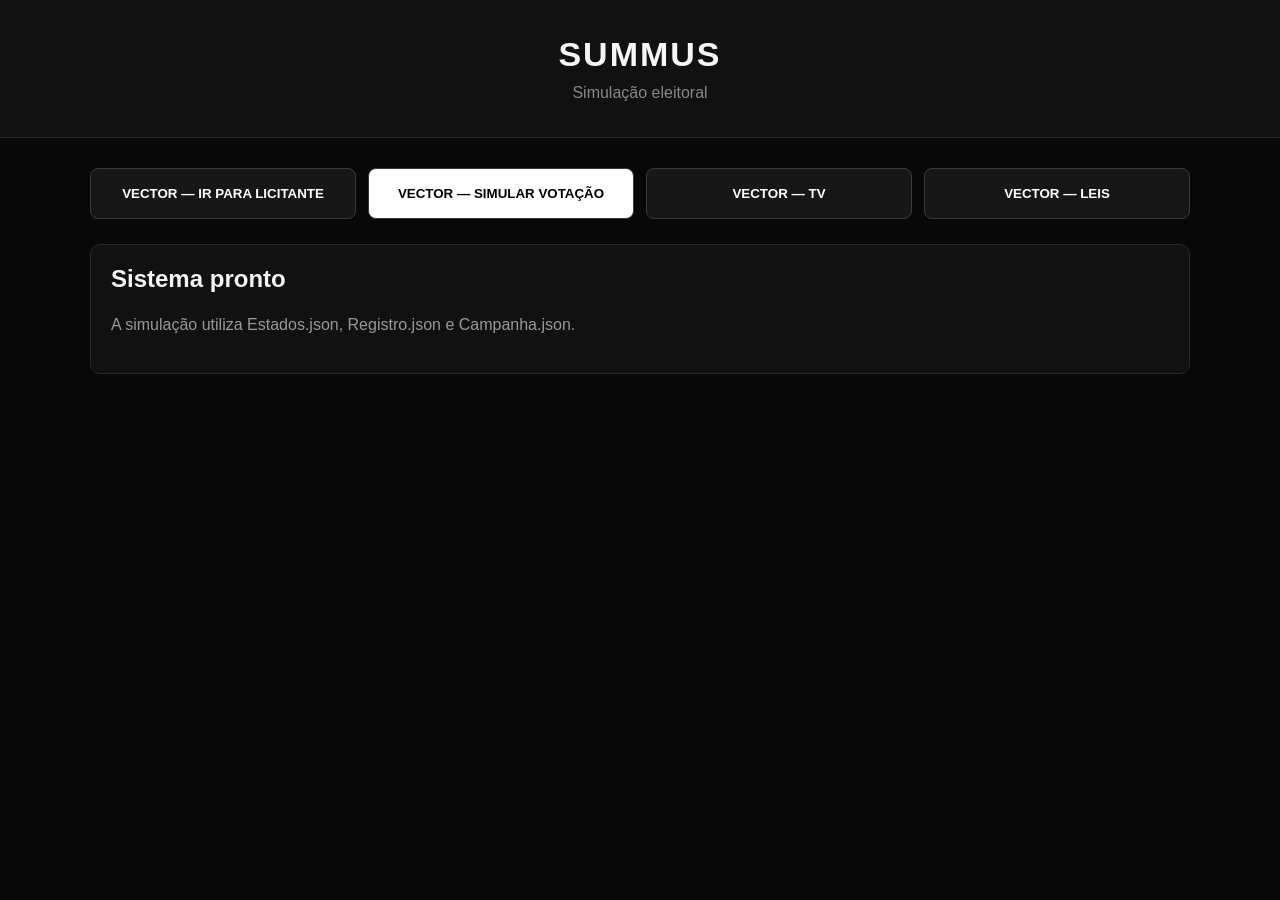
<file: index.html>
<!DOCTYPE html>
<html lang="pt-BR">

<head>

<meta charset="UTF-8">
<meta name="viewport" content="width=device-width, initial-scale=1.0">

<title>SUMMUS — Eleição</title>

<style>

* {
    box-sizing: border-box;
}

body {
    margin: 0;
    background: #080808;
    color: #f5f5f5;
    font-family: Arial, Helvetica, sans-serif;
}

header {
    padding: 35px 20px;
    text-align: center;
    background: #111;
    border-bottom: 1px solid #292929;
}

header h1 {
    margin: 0;
    font-size: 34px;
    letter-spacing: 2px;
}

header p {
    color: #888;
    margin: 10px 0 0;
}

.container {
    width: 92%;
    max-width: 1100px;
    margin: 30px auto 60px;
}

.menu {
    display: grid;
    grid-template-columns: repeat(auto-fit, minmax(220px, 1fr));
    gap: 12px;
    margin-bottom: 25px;
}

button {
    border: 1px solid #3a3a3a;
    background: #171717;
    color: white;
    padding: 17px;
    border-radius: 8px;
    font-weight: bold;
    cursor: pointer;
    transition: .2s;
}

button:hover {
    background: #242424;
}

button.principal {
    background: white;
    color: black;
}

.status {
    background: #111;
    border: 1px solid #292929;
    border-radius: 10px;
    padding: 20px;
    margin-bottom: 20px;
}

.status h2 {
    margin-top: 0;
}

.status p {
    color: #999;
    line-height: 1.5;
}

.erro {
    color: #ff6969;
}

.resumo {
    display: grid;
    grid-template-columns: repeat(auto-fit, minmax(170px, 1fr));
    gap: 12px;
    margin-bottom: 20px;
}

.resumo-card {
    background: #111;
    border: 1px solid #292929;
    border-radius: 10px;
    padding: 18px;
}

.resumo-card small {
    display: block;
    color: #777;
    margin-bottom: 8px;
}

.resumo-card strong {
    font-size: 25px;
}

.bloco {
    background: #111;
    border: 1px solid #292929;
    border-radius: 10px;
    padding: 20px;
    margin-bottom: 20px;
}

.bloco h2 {
    margin-top: 0;
}

.subtitulo {
    color: #777;
    margin-top: -8px;
    margin-bottom: 20px;
}

.partido {
    border-bottom: 1px solid #292929;
    padding: 17px 0;
}

.partido:last-child {
    border-bottom: none;
}

.partido-topo {
    display: flex;
    justify-content: space-between;
    align-items: center;
    gap: 15px;
}

.partido-nome {
    font-size: 18px;
    font-weight: bold;
}

.partido-votos {
    text-align: right;
    font-weight: bold;
}

.partido-votos small {
    display: block;
    color: #888;
    font-weight: normal;
    margin-top: 4px;
}

.barra {
    height: 8px;
    background: #292929;
    border-radius: 20px;
    overflow: hidden;
    margin-top: 12px;
}

.barra div {
    height: 100%;
    background: #fff;
}

.estado {
    display: grid;
    grid-template-columns: 1fr auto;
    align-items: center;
    gap: 20px;
    padding: 16px 0;
    border-bottom: 1px solid #292929;
}

.estado:last-child {
    border-bottom: none;
}

.estado-nome {
    font-weight: bold;
}

.estado-vencedor {
    text-align: right;
}

.estado-vencedor strong {
    display: block;
}

.estado-vencedor small {
    display: block;
    color: #888;
    margin-top: 5px;
}

.info {
    color: #777;
    font-size: 13px;
    line-height: 1.6;
}

@media (max-width: 600px) {

    .partido-topo {
        align-items: flex-start;
    }

    .estado {
        grid-template-columns: 1fr;
        gap: 8px;
    }

    .estado-vencedor {
        text-align: left;
    }

}

</style>

</head>

<body>


<header>

    <h1>SUMMUS</h1>

    <p>
        Simulação eleitoral
    </p>

</header>


<div class="container">


    <div class="menu">

        <button onclick="irParaLicitante()">
            VECTOR — IR PARA LICITANTE
        </button>

        <button
            class="principal"
            onclick="simularVotacao()"
        >
            VECTOR — SIMULAR VOTAÇÃO
        </button>

        <button onclick="irParaTV()">
            VECTOR — TV
        </button>

        <button onclick="irParaRegu()">
            VECTOR — LEIS
        </button>

    </div>


    <div class="status">

        <h2 id="statusTitulo">
            Sistema pronto
        </h2>

        <p id="statusTexto">
            A simulação utiliza Estados.json,
            Registro.json e Campanha.json.
        </p>

    </div>


    <div id="resultado"></div>


</div>


<script>


/* =====================================================
   CONFIGURAÇÃO
===================================================== */

const ARQUIVOS = {

    estados: "Estados.json",

    registro: "Registro.json",

    campanha: "Campanha.json"

};


/*
    Margem máxima de ruído.

    0.05 = 5%
*/

const RUIDO_MAXIMO = 0.05;


/* =====================================================
   NAVEGAÇÃO
===================================================== */

function irParaLicitante() {

    window.location.href =
        "Licitante.html";

}


function irParaTV() {

    window.location.href =
        "TV.html";

}


function irParaRegu() {

    window.location.href =
        "REGU.HTML";

}


/* =====================================================
   CARREGAR JSON
===================================================== */

async function carregarJSON(nome) {

    const resposta = await fetch(
        nome + "?v=" + Date.now()
    );

    if (!resposta.ok) {

        throw new Error(
            nome +
            " não foi encontrado."
        );

    }

    return await resposta.json();

}


/* =====================================================
   NORMALIZAÇÃO
===================================================== */

function normalizar(texto) {

    return String(
        texto ?? ""
    )
    .trim()
    .toLowerCase()
    .normalize("NFD")
    .replace(
        /[\u0300-\u036f]/g,
        ""
    );

}


/* =====================================================
   ESCAPAR HTML
===================================================== */

function escapar(texto) {

    return String(
        texto ?? ""
    )
    .replace(
        /&/g,
        "&amp;"
    )
    .replace(
        /</g,
        "&lt;"
    )
    .replace(
        />/g,
        "&gt;"
    )
    .replace(
        /"/g,
        "&quot;"
    )
    .replace(
        /'/g,
        "&#039;"
    );

}


/* =====================================================
   NÚMERO
===================================================== */

function numero(valor) {

    const n =
        Number(valor);

    if (
        Number.isFinite(n)
    ) {

        return n;

    }

    return 0;

}


/* =====================================================
   FORMATAÇÃO
===================================================== */

function formatar(valor) {

    return Math.round(
        numero(valor)
    ).toLocaleString(
        "pt-BR"
    );

}


/* =====================================================
   RUÍDO
=====================================================

   Sorteia um número entre:

   -5%
   e
   +5%

===================================================== */

function gerarRuido() {

    return (
        Math.random() *
        (RUIDO_MAXIMO * 2)
    ) -
    RUIDO_MAXIMO;

}


/* =====================================================
   APLICAR RUÍDO
===================================================== */

function aplicarRuido(valor) {

    return valor *
        (
            1 +
            gerarRuido()
        );

}


/* =====================================================
   OBJETIVOS
===================================================== */

function obterObjetivos(grupo) {

    if (
        !grupo ||
        !Array.isArray(
            grupo.objetivos
        )
    ) {

        return [];

    }

    return grupo.objetivos;

}


/* =====================================================
   POPULAÇÃO
===================================================== */

function obterPopulacao(grupo) {

    if (!grupo) {

        return 0;

    }

    return numero(
        grupo.populacao
    );

}


/* =====================================================
   COMPARAR OBJETIVOS
===================================================== */

function compararObjetivo(
    interesse,
    objetivos
) {

    if (
        !interesse ||
        !Array.isArray(objetivos)
    ) {

        return 0;

    }


    let interesseTexto =
        String(
            interesse
        ).trim();


    let sinalInteresse =
        interesseTexto.startsWith("-")
            ? "-"
            : "+";


    if (
        interesseTexto.startsWith("+") ||
        interesseTexto.startsWith("-")
    ) {

        interesseTexto =
            interesseTexto.substring(1);

    }


    interesseTexto =
        normalizar(
            interesseTexto
        );


    let pontos = 0;


    for (
        const objetivo
        of objetivos
    ) {

        let objetivoTexto =
            String(
                objetivo
            ).trim();


        let sinalObjetivo =
            objetivoTexto.startsWith("-")
                ? "-"
                : "+";


        if (
            objetivoTexto.startsWith("+") ||
            objetivoTexto.startsWith("-")
        ) {

            objetivoTexto =
                objetivoTexto.substring(1);

        }


        objetivoTexto =
            normalizar(
                objetivoTexto
            );


        if (
            objetivoTexto !==
            interesseTexto
        ) {

            continue;

        }


        if (
            sinalObjetivo ===
            sinalInteresse
        ) {

            pontos += 1;

        } else {

            pontos -= 1;

        }

    }


    return pontos;

}


/* =====================================================
   OBTER CANDIDATOS
===================================================== */

function obterCandidatos(
    registro
) {

    let pessoas = [];


    /*
        Estrutura atual:

        {
            "pessoas": [...]
        }
    */

    if (
        Array.isArray(
            registro.pessoas
        )
    ) {

        pessoas =
            registro.pessoas;

    }


    /*
        Compatibilidade com
        outras estruturas.
    */

    else if (
        Array.isArray(
            registro.candidatos
        )
    ) {

        pessoas =
            registro.candidatos;

    }

    else if (
        Array.isArray(
            registro.registros
        )
    ) {

        pessoas =
            registro.registros;

    }


    return pessoas
        .filter(
            pessoa =>
                pessoa &&
                typeof pessoa === "object"
        )
        .map(
            pessoa => ({

                matricula:
                    pessoa.matricula ||
                    pessoa.Matricula ||
                    pessoa["matrícula"] ||
                    pessoa["Matrícula"],

                nome:
                    pessoa.nome ||
                    pessoa.Nome ||
                    pessoa.nome_completo ||
                    "Sem nome",

                partido:
                    pessoa.partido ||
                    pessoa.Partido ||
                    "Sem partido"

            })
        )
        .filter(
            pessoa =>
                pessoa.matricula
        );

}


/* =====================================================
   OBTER CAMPANHAS
===================================================== */

function obterCampanhas(
    campanhaJSON
) {

    if (
        Array.isArray(
            campanhaJSON.campanhas
        )
    ) {

        return campanhaJSON.campanhas;

    }


    if (
        Array.isArray(
            campanhaJSON.registros
        )
    ) {

        return campanhaJSON.registros;

    }


    if (
        Array.isArray(
            campanhaJSON
        )
    ) {

        return campanhaJSON;

    }


    return [];

}


/* =====================================================
   OBTER ESTADOS
===================================================== */

function obterEstados(
    estadosJSON
) {

    if (
        Array.isArray(
            estadosJSON.estados
        )
    ) {

        return estadosJSON.estados;

    }


    if (
        Array.isArray(
            estadosJSON.Estados
        )
    ) {

        return estadosJSON.Estados;

    }


    if (
        Array.isArray(
            estadosJSON
        )
    ) {

        return estadosJSON;

    }


    return [];

}


/* =====================================================
   SIMULAÇÃO
===================================================== */

async function simularVotacao() {


    const titulo =
        document.getElementById(
            "statusTitulo"
        );


    const texto =
        document.getElementById(
            "statusTexto"
        );


    const resultado =
        document.getElementById(
            "resultado"
        );


    titulo.innerText =
        "Simulando eleição...";


    texto.innerText =
        "Calculando cidades, estados e resultado nacional.";


    resultado.innerHTML = "";


    try {


        /* =============================================
           CARREGAR DADOS
        ============================================= */

        const estadosJSON =
            await carregarJSON(
                ARQUIVOS.estados
            );


        const registroJSON =
            await carregarJSON(
                ARQUIVOS.registro
            );


        const campanhaJSON =
            await carregarJSON(
                ARQUIVOS.campanha
            );


        /* =============================================
           INTERPRETAR DADOS
        ============================================= */

        const estados =
            obterEstados(
                estadosJSON
            );


        const candidatos =
            obterCandidatos(
                registroJSON
            );


        const campanhas =
            obterCampanhas(
                campanhaJSON
            );


        if (
            candidatos.length === 0
        ) {

            throw new Error(
                "Nenhum candidato foi encontrado no Registro.json."
            );

        }


        if (
            estados.length === 0
        ) {

            throw new Error(
                "Nenhum estado foi encontrado no Estados.json."
            );

        }


        /* =============================================
           RESULTADOS
        ============================================= */

        const resultadosEstados = [];


        let totalCidades = 0;

        let totalGrupos = 0;

        let totalEleitores = 0;


        /* =============================================
           ESTADOS
        ============================================= */

        for (
            const estado
            of estados
        ) {


            const cidades =
                Array.isArray(
                    estado.cidades
                )
                    ? estado.cidades
                    : [];


            const votosEstado = {};


            /* =========================================
               CIDADES
            ========================================= */

            for (
                const cidade
                of cidades
            ) {


                totalCidades++;


                const grupos =
                    cidade.grupos ||
                    {};


                const votosCidade = {};


                const nomesGrupos = [

                    "jovens",

                    "adultos",

                    "idosos"

                ];


                /* =====================================
                   GRUPOS
                ===================================== */

                for (
                    const nomeGrupo
                    of nomesGrupos
                ) {


                    const grupo =
                        grupos[
                            nomeGrupo
                        ];


                    if (!grupo) {

                        continue;

                    }


                    const populacao =
                        obterPopulacao(
                            grupo
                        );


                    const interesses =
                        obterObjetivos(
                            grupo
                        );


                    if (
                        populacao <= 0
                    ) {

                        continue;

                    }


                    totalEleitores +=
                        populacao;


                    totalGrupos++;


                    /* =================================
                       PONTUAÇÃO
                    ================================= */

                    const pontuacoes = [];


                    for (
                        const candidato
                        of candidatos
                    ) {


                        const campanhasDoCandidato =
                            campanhas.filter(
                                campanha => {

                                    const mesmaPessoa =

                                        String(
                                            campanha.candidato
                                        ) ===
                                        String(
                                            candidato.matricula
                                        );


                                    const mesmaCidade =

                                        normalizar(
                                            campanha.cidade
                                        ) ===
                                        normalizar(
                                            cidade.nome
                                        );


                                    return (
                                        mesmaPessoa &&
                                        mesmaCidade
                                    );

                                }
                            );


                        let pontos = 0;


                        for (
                            const interesse
                            of interesses
                        ) {


                            for (
                                const campanha
                                of campanhasDoCandidato
                            ) {


                                pontos +=
                                    compararObjetivo(
                                        interesse,
                                        campanha.objetivos ||
                                        []
                                    );

                            }

                        }


                        pontuacoes.push({

                            candidato:
                                candidato,

                            pontos:
                                pontos

                        });

                    }


                    /* =================================
                       MAIOR PONTUAÇÃO
                    ================================= */

                    const maior =
                        Math.max(
                            ...pontuacoes.map(
                                item =>
                                    item.pontos
                            )
                        );


                    const vencedores =
                        pontuacoes.filter(
                            item =>
                                item.pontos ===
                                maior
                        );


                    if (
                        vencedores.length === 0
                    ) {

                        continue;

                    }


                    /*
                        Empate:

                        divide igualmente.
                    */

                    const votosBase =
                        populacao /
                        vencedores.length;


                    for (
                        const vencedor
                        of vencedores
                    ) {


                        const matricula =
                            vencedor
                                .candidato
                                .matricula;


                        if (
                            !votosCidade[
                                matricula
                            ]
                        ) {

                            votosCidade[
                                matricula
                            ] = 0;

                        }


                        votosCidade[
                            matricula
                        ] +=
                            votosBase;

                    }

                }


                /* =====================================
                   RUÍDO DA CIDADE
                ===================================== */

                const votosComRuido = {};


                let somaComRuido = 0;


                for (
                    const matricula
                    of Object.keys(
                        votosCidade
                    )
                ) {


                    const voto =
                        aplicarRuido(
                            votosCidade[
                                matricula
                            ]
                        );


                    votosComRuido[
                        matricula
                    ] =
                        voto;


                    somaComRuido +=
                        voto;

                }


                /* =====================================
                   NORMALIZAÇÃO
                ===================================== */

                const populacaoCidade =
                    Object.values(
                        grupos
                    )
                    .reduce(
                        (
                            soma,
                            grupo
                        ) =>
                            soma +
                            obterPopulacao(
                                grupo
                            ),
                        0
                    );


                if (
                    somaComRuido > 0 &&
                    populacaoCidade > 0
                ) {


                    for (
                        const matricula
                        of Object.keys(
                            votosComRuido
                        )
                    ) {


                        const percentual =
                            votosComRuido[
                                matricula
                            ] /
                            somaComRuido;


                        votosComRuido[
                            matricula
                        ] =
                            percentual *
                            populacaoCidade;

                    }

                }


                /* =====================================
                   CIDADE → ESTADO
                ===================================== */

                for (
                    const matricula
                    of Object.keys(
                        votosComRuido
                    )
                ) {


                    if (
                        !votosEstado[
                            matricula
                        ]
                    ) {

                        votosEstado[
                            matricula
                        ] = 0;

                    }


                    votosEstado[
                        matricula
                    ] +=
                        votosComRuido[
                            matricula
                        ];

                }

            }


            /* =========================================
               CANDIDATO → PARTIDO
            ========================================= */

            const partidos = {};


            for (
                const matricula
                of Object.keys(
                    votosEstado
                )
            ) {


                const candidato =
                    candidatos.find(
                        pessoa =>
                            String(
                                pessoa.matricula
                            ) ===
                            String(
                                matricula
                            )
                    );


                if (!candidato) {

                    continue;

                }


                const partido =
                    candidato.partido ||
                    "Sem partido";


                if (
                    !partidos[
                        partido
                    ]
                ) {

                    partidos[
                        partido
                    ] = 0;

                }


                partidos[
                    partido
                ] +=
                    votosEstado[
                        matricula
                    ];

            }


            /* =========================================
               RANKING DO ESTADO
            ========================================= */

            const rankingEstado =
                Object.entries(
                    partidos
                )
                .sort(
                    (
                        a,
                        b
                    ) =>
                        b[1] - a[1]
                );


            if (
                rankingEstado.length === 0
            ) {

                continue;

            }


            const vencedorEstado =
                rankingEstado[0];


            const totalEstado =
                rankingEstado.reduce(
                    (
                        soma,
                        item
                    ) =>
                        soma +
                        item[1],
                    0
                );


            resultadosEstados.push({

                nome:
                    estado.nome ||
                    estado.Nome,

                partido:
                    vencedorEstado[0],

                votos:
                    vencedorEstado[1],

                total:
                    totalEstado

            });

        }


        /* =============================================
           GERAL POR PARTIDO
        ============================================= */

        const resultadoGeral = {};


        for (
            const resultadoEstado
            of resultadosEstados
        ) {


            const partido =
                resultadoEstado.partido;


            if (
                !resultadoGeral[
                    partido
                ]
            ) {

                resultadoGeral[
                    partido
                ] = {

                    estados: 0,

                    votos: 0

                };

            }


            resultadoGeral[
                partido
            ].estados++;


            resultadoGeral[
                partido
            ].votos +=
                resultadoEstado.votos;

        }


        /* =============================================
           ORDENAR GERAL
        ============================================= */

        const rankingGeral =
            Object.entries(
                resultadoGeral
            )
            .sort(
                (
                    a,
                    b
                ) => {

                    /*
                        Primeiro:

                        estados vencidos.

                        Depois:

                        votos.
                    */

                    if (
                        b[1].estados !==
                        a[1].estados
                    ) {

                        return (
                            b[1].estados -
                            a[1].estados
                        );

                    }


                    return (
                        b[1].votos -
                        a[1].votos
                    );

                }
            );


        /* =============================================
           TOTAL NACIONAL
        ============================================= */

        const totalVotos =
            rankingGeral.reduce(
                (
                    soma,
                    item
                ) =>
                    soma +
                    item[1].votos,
                0
            );


        /* =============================================
           STATUS
        ============================================= */

        titulo.innerText =
            "Resultado da eleição";


        texto.innerText =
            "Resultado organizado por partido. A simulação utiliza uma variação aleatória de até ±5%.";


        let html = "";


        /* =============================================
           RESUMO
        ============================================= */

        html += `

            <div class="resumo">

                <div class="resumo-card">

                    <small>
                        Estados
                    </small>

                    <strong>
                        ${estados.length}
                    </strong>

                </div>


                <div class="resumo-card">

                    <small>
                        Cidades
                    </small>

                    <strong>
                        ${totalCidades}
                    </strong>

                </div>


                <div class="resumo-card">

                    <small>
                        Grupos
                    </small>

                    <strong>
                        ${totalGrupos}
                    </strong>

                </div>


                <div class="resumo-card">

                    <small>
                        Eleitores
                    </small>

                    <strong>
                        ${formatar(
                            totalEleitores
                        )}
                    </strong>

                </div>

            </div>

        `;


        /* =============================================
           RESULTADO GERAL
        ============================================= */

        html += `

            <div class="bloco">

                <h2>
                    RESULTADO GERAL
                </h2>

                <p class="subtitulo">
                    Estados vencidos por partido
                </p>

        `;


        rankingGeral.forEach(
            (
                item,
                index
            ) => {


                const partido =
                    item[0];


                const dados =
                    item[1];


                const percentual =
                    totalVotos > 0
                        ? (
                            dados.votos /
                            totalVotos
                        ) *
                        100
                        : 0;


                html += `

                    <div class="partido">

                        <div class="partido-topo">

                            <div>

                                <div class="partido-nome">

                                    ${index + 1}º —
                                    ${escapar(
                                        partido
                                    )}

                                </div>

                            </div>


                            <div class="partido-votos">

                                ${dados.estados}
                                estados

                                <small>

                                    ${formatar(
                                        dados.votos
                                    )}
                                    votos —
                                    ${percentual.toFixed(2)}%

                                </small>

                            </div>

                        </div>


                        <div class="barra">

                            <div
                                style="
                                    width:${percentual}%;
                                "
                            ></div>

                        </div>

                    </div>

                `;

            }
        );


        html += `

            </div>

        `;


        /* =============================================
           RESULTADO DOS ESTADOS
        ============================================= */

        html += `

            <div class="bloco">

                <h2>
                    ESTADOS
                </h2>

                <p class="subtitulo">
                    Partido vencedor em cada estado
                </p>

        `;


        resultadosEstados.forEach(
            resultadoEstado => {


                const percentual =
                    resultadoEstado.total > 0
                        ? (
                            resultadoEstado.votos /
                            resultadoEstado.total
                        ) *
                        100
                        : 0;


                html += `

                    <div class="estado">

                        <div class="estado-nome">

                            ${escapar(
                                resultadoEstado.nome
                            )}

                        </div>


                        <div class="estado-vencedor">

                            <strong>

                                ${escapar(
                                    resultadoEstado.partido
                                )}

                            </strong>

                            <small>

                                ${percentual.toFixed(2)}%
                                —
                                ${formatar(
                                    resultadoEstado.votos
                                )}
                                votos

                            </small>

                        </div>

                    </div>

                `;

            }
        );


        html += `

            </div>

        `;


        /* =============================================
           EXPLICAÇÃO
        ============================================= */

        html += `

            <div class="bloco">

                <h2>
                    MODELO DA SIMULAÇÃO
                </h2>

                <p class="info">

                    ELEITOR → CIDADE → ESTADO → NACIONAL

                    <br><br>

                    Cada cidade possui três grupos:
                    jovens, adultos e idosos.

                    <br><br>

                    Cada grupo possui três interesses.
                    Esses interesses são comparados
                    com as ações de campanha realizadas
                    na cidade.

                    <br><br>

                    A compatibilidade determina a
                    pontuação dos candidatos.

                    <br><br>

                    Os votos dos candidatos são
                    posteriormente agrupados por partido.

                    <br><br>

                    O partido com mais votos vence o estado.

                    <br><br>

                    A cada simulação é aplicado um ruído
                    aleatório de até ±5%, seguido de
                    normalização da quantidade de votos.

                </p>

            </div>

        `;


        resultado.innerHTML =
            html;


    } catch (erro) {


        console.error(
            erro
        );


        titulo.innerText =
            "Erro na simulação";


        texto.innerHTML =
            `<span class="erro">
                ${escapar(
                    erro.message
                )}
            </span>`;


        resultado.innerHTML = `

            <div class="bloco">

                <h2>
                    Não foi possível simular.
                </h2>

                <p class="erro">

                    ${escapar(
                        erro.message
                    )}

                </p>

            </div>

        `;

    }

}

</script>

</body>
</html>
</file>
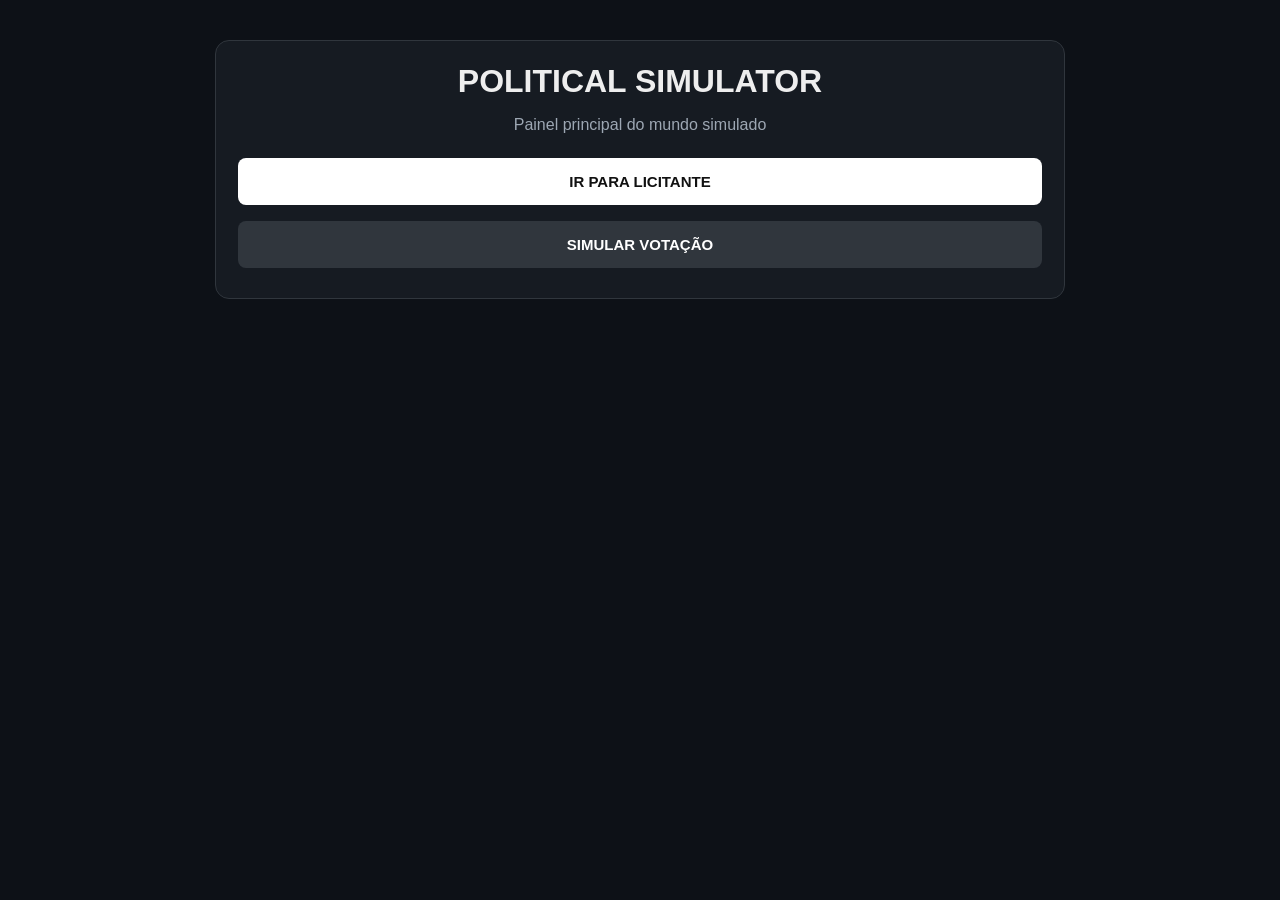
<file: index-1.html>
<!DOCTYPE html>
<html lang="pt-BR">
<head>
<meta charset="UTF-8">
<meta name="viewport" content="width=device-width, initial-scale=1.0">
<title>Political Simulator</title>
<style>
*{box-sizing:border-box}
body{margin:0;min-height:100vh;font-family:Arial,sans-serif;background:#0d1117;color:#eee}
main{max-width:900px;margin:auto;padding:25px}
.box{background:#161b22;border:1px solid #30363d;border-radius:14px;padding:22px;margin:15px 0}
h1{margin:0 0 8px;text-align:center}
h2{margin-top:0}
p{color:#9da7b3}
button{width:100%;padding:15px;margin:8px 0;border:0;border-radius:8px;font-weight:bold;font-size:15px;cursor:pointer}
.primary{background:#fff;color:#111}
.secondary{background:#30363d;color:#fff}
#resultado{display:none}
.card{background:#0d1117;border:1px solid #30363d;border-radius:10px;padding:15px;margin:10px 0}
.row{display:flex;justify-content:space-between;gap:15px;border-bottom:1px solid #30363d;padding:9px 0}
.badge{display:inline-block;padding:5px 8px;border-radius:6px;background:#30363d;font-size:12px}
.big{font-size:25px;font-weight:bold}
.muted{font-size:13px;color:#8b949e}
.erro{color:#ff7b72}
</style>
</head>

<body>
<main>
<div class="box">
    <h1>POLITICAL SIMULATOR</h1>
    <p style="text-align:center">Painel principal do mundo simulado</p>

    <button class="primary" onclick="irParaLicitante()">IR PARA LICITANTE</button>
    <button class="secondary" onclick="simularVotacao()">SIMULAR VOTAÇÃO</button>
</div>

<div class="box" id="resultado">
    <h2>📊 Votação neste momento</h2>
    <p id="resumo"></p>
    <div id="ranking"></div>
    <div class="card">
        <b>Como a simulação funciona</b>
        <p class="muted">
        Os interesses de jovens, adultos e idosos de cada cidade são comparados
        com as ações registradas nas campanhas. O resultado representa a intenção
        de voto no estado atual do mundo, antes de uma eleição real.
        </p>
    </div>
</div>
</main>

<script>
function irParaLicitante(){
    window.location.href="Licitante.html";
}

async function carregarJSON(nome){
    const resposta=await fetch(nome);
    if(!resposta.ok) throw new Error(nome+" não encontrado.");
    return await resposta.json();
}

function normalizarObjetivo(obj){
    return String(obj||"").trim().toLowerCase();
}

function pontuarGrupo(interesses, candidatoMatricula, cidade, campanhas){
    let pontos=0;

    const acoes=campanhas.filter(c =>
        String(c.candidato)===String(candidatoMatricula) &&
        String(c.cidade).toLowerCase()===String(cidade).toLowerCase()
    );

    interesses.forEach(interesse=>{
        const alvo=normalizarObjetivo(interesse);
        acoes.forEach(acao=>{
            (acao.objetivos||[]).forEach(obj=>{
                const o=normalizarObjetivo(obj);
                if(o===alvo) pontos+=1;
                if(o===("-"+alvo.replace(/^[-+]/,""))) pontos-=1;
            });
        });
    });

    return pontos;
}

async function simularVotacao(){
    const resultado=document.getElementById("resultado");
    const resumo=document.getElementById("resumo");
    const ranking=document.getElementById("ranking");

    resultado.style.display="block";
    resumo.textContent="Calculando...";
    ranking.innerHTML="";

    try{
        const [estados,registro,campanhas]=await Promise.all([
            carregarJSON("Estados.json"),
            carregarJSON("Registro.json"),
            carregarJSON("Campanha.json")
        ]);

        const pessoas=registro.registros||registro.pessoas||[];
        const listaCampanhas=campanhas.campanhas||campanhas.registros||campanhas||[];

        if(!pessoas.length){
            throw new Error("Nenhum candidato encontrado no Registro.json.");
        }

        if(!listaCampanhas.length){
            throw new Error("Nenhuma campanha encontrada no Campanha.json.");
        }

        const cidades=[];
        (estados.estados||[]).forEach(estado=>{
            (estado.cidades||[]).forEach(cidade=>{
                cidades.push({
                    nome:cidade.nome,
                    estado:estado.nome,
                    grupos:cidade.grupos||{}
                });
            });
        });

        const candidatos=pessoas.filter(p=>p.matricula && p.partido);

        if(!candidatos.length){
            throw new Error("Nenhum candidato com matrícula e partido foi encontrado.");
        }

        const totais={};

        candidatos.forEach(c=>{
            totais[c.matricula]={
                nome:c.nome||c.nome_completo||c.matricula,
                votos:0
            };
        });

        let eleitoresConsiderados=0;

        cidades.forEach(cidade=>{
            const grupos=cidade.grupos||{};

            Object.keys(grupos).forEach(nomeGrupo=>{
                const grupo=grupos[nomeGrupo];
                const populacao=Number(grupo.populacao||grupo.population||0);
                const interesses=grupo.objetivos||grupo.interesses||[];

                if(populacao<=0 || !interesses.length) return;

                const pontos=candidatos.map(c=>({
                    candidato:c,
                    pontos:pontuarGrupo(interesses,c.matricula,c.nome||cidade.nome,listaCampanhas)
                }));

                const max=Math.max(...pontos.map(x=>x.pontos));

                if(max<=0){
                    eleitoresConsiderados+=populacao;
                    return;
                }

                const vencedores=pontos.filter(x=>x.pontos===max);

                vencedores.forEach(x=>{
                    totais[x.candidato.matricula].votos+=populacao/vencedores.length;
                });

                eleitoresConsiderados+=populacao;
            });
        });

        const lista=Object.values(totais).sort((a,b)=>b.votos-a.votos);
        const totalVotos=lista.reduce((s,x)=>s+x.votos,0);

        if(totalVotos===0){
            resumo.innerHTML='<span class="erro">Nenhum candidato recebeu votos nesta simulação. Verifique as cidades, interesses e ações em Campanha.json.</span>';
            return;
        }

        resumo.textContent=
            "Intenção de voto calculada a partir do estado atual dos dados. "+
            "Eleitores considerados: "+Math.round(eleitoresConsiderados).toLocaleString("pt-BR");

        lista.forEach((c,i)=>{
            const percentual=(c.votos/totalVotos)*100;
            const div=document.createElement("div");
            div.className="card";
            div.innerHTML=
                '<div class="row"><b>#'+(i+1)+" "+c.nome+
                '</b><span class="badge">'+percentual.toFixed(2)+'%</span></div>'+
                '<div class="big">'+Math.round(c.votos).toLocaleString("pt-BR")+
                ' votos estimados</div>';
            ranking.appendChild(div);
        });

    }catch(e){
        resumo.innerHTML='<span class="erro">'+e.message+'</span>';
    }
}

</script>
</body>
</html>
</file>
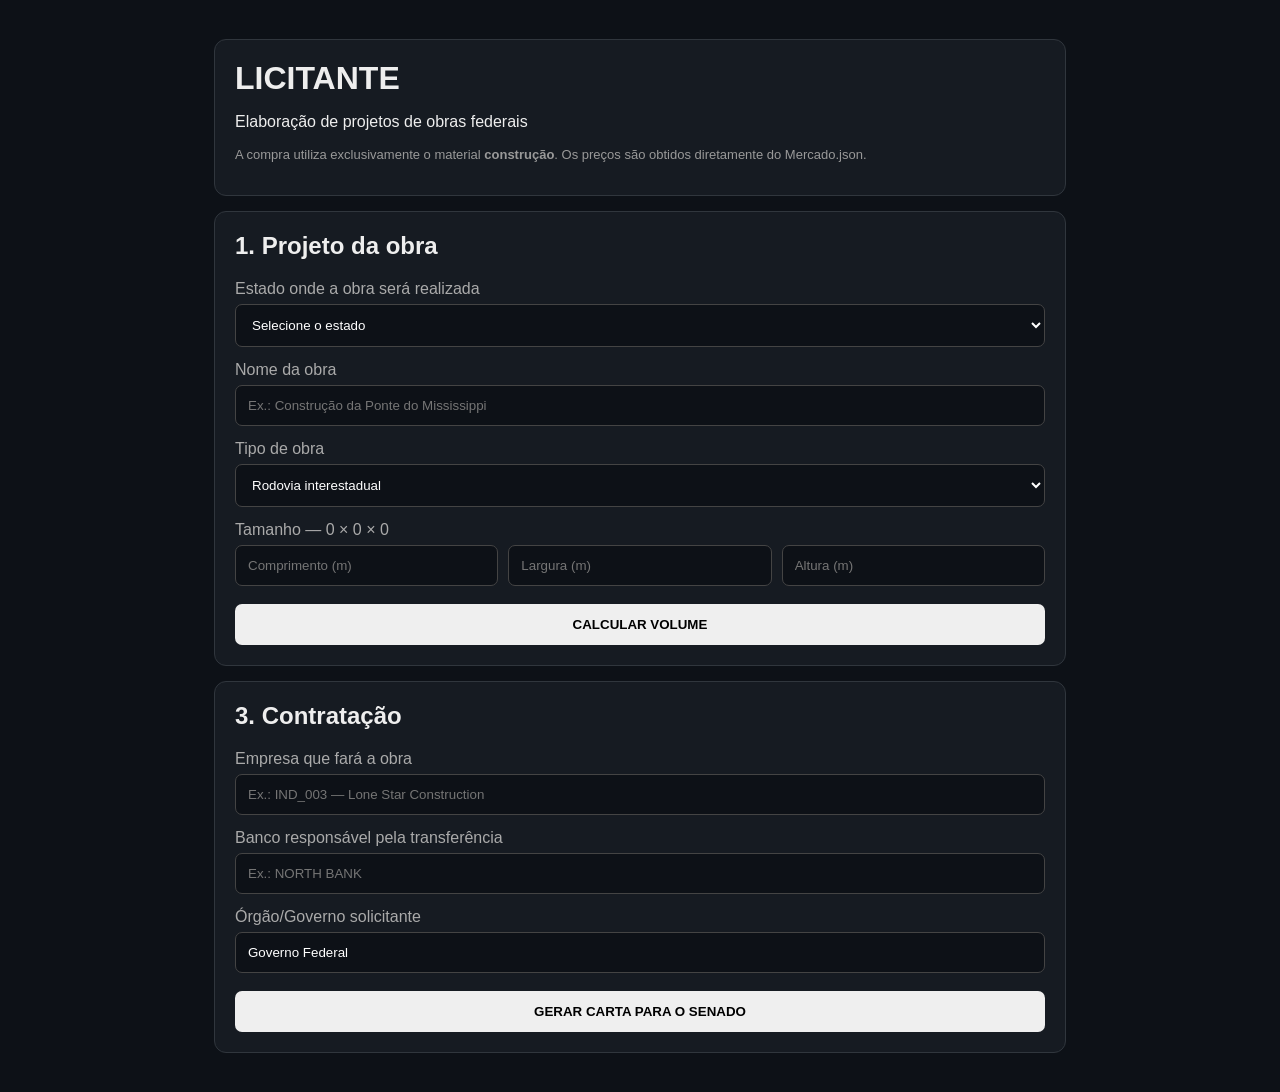
<file: Licitante-5.html>
<!doctype html>
<html lang="pt-BR">
<head>
<meta charset="utf-8">
<meta name="viewport" content="width=device-width,initial-scale=1">
<title>Licitante — Obras Federais</title>
<style>
*{box-sizing:border-box}body{font-family:Arial,sans-serif;margin:0;background:#0d1117;color:#eee}
main{max-width:900px;margin:auto;padding:24px}.box{background:#161b22;border:1px solid #30363d;border-radius:12px;padding:20px;margin:15px 0}
h1{margin:0}h2{margin-top:0}label{display:block;margin:14px 0 6px;color:#aaa}
select,input{width:100%;padding:12px;border-radius:7px;border:1px solid #444;background:#0d1117;color:white}
.grid{display:grid;grid-template-columns:repeat(3,1fr);gap:10px}
button{width:100%;padding:13px;margin-top:18px;border:0;border-radius:7px;font-weight:bold;cursor:pointer}
.result{display:none;margin-top:18px;padding:16px;border-radius:8px;background:#0d1117}
.row{display:flex;justify-content:space-between;border-bottom:1px solid #333;padding:10px 0;gap:15px}
.market{border:1px solid #30363d;border-radius:9px;padding:14px;margin:10px 0;background:#11161d}
.market button{margin-top:10px}.selected{border:2px solid #fff}
.letter{background:#f5f5f5;color:#111;border-radius:8px;padding:20px}
.code{font:18px monospace;text-align:center;font-weight:bold}
.status{padding:10px;background:#222;border-radius:7px;margin-bottom:12px}
#mercados{display:none}.muted{color:#999;font-size:13px}
@media(max-width:600px){.grid{grid-template-columns:1fr}}
</style>
</head>
<body>
<main>
<div class="box">
<h1>LICITANTE</h1>
<p>Elaboração de projetos de obras federais</p>
<p class="muted">A compra utiliza exclusivamente o material <b>construção</b>. Os preços são obtidos diretamente do Mercado.json.</p>
</div>

<div class="box">
<h2>1. Projeto da obra</h2>
<label>Estado onde a obra será realizada</label>
<select id="estado"><option value="">Carregando estados...</option></select>
<label>Nome da obra</label>
<input id="nomeObra" type="text" placeholder="Ex.: Construção da Ponte do Mississippi">
<label>Tipo de obra</label>
<select id="obra"></select>
<label>Tamanho — 0 × 0 × 0</label>
<div class="grid">
<input id="c" type="number" min="0" step=".01" placeholder="Comprimento (m)">
<input id="l" type="number" min="0" step=".01" placeholder="Largura (m)">
<input id="a" type="number" min="0" step=".01" placeholder="Altura (m)">
</div>
<button onclick="calcular()">CALCULAR VOLUME</button>
<div id="resultado" class="result">
<div class="row"><b>Volume</b><b id="volume"></b></div>
<div class="row"><span>Material</span><b>construção</b></div>
<div class="row"><span>Quantidade necessária</span><b id="quantidade"></b></div>
</div>
</div>

<div class="box" id="mercados">
<h2>2. Mercados que vendem construção</h2>
<p class="muted">O sistema cruzou o projeto com o <b>Mercado.json</b> e exibiu todos os mercados que possuem o produto <b>construcao</b>.</p>
<div id="listaMercados"></div>
</div>

<div class="box">
<h2>3. Contratação</h2>
<label>Empresa que fará a obra</label>
<input id="empresa" placeholder="Ex.: IND_003 — Lone Star Construction">
<label>Banco responsável pela transferência</label>
<input id="banco" placeholder="Ex.: NORTH BANK">
<label>Órgão/Governo solicitante</label>
<input id="governo" value="Governo Federal">
<button onclick="gerarCarta()">GERAR CARTA PARA O SENADO</button>
</div>

<div id="saida"></div>
</main>

<script>
const obras=[
"Rodovia interestadual","Ferrovia federal","Penitenciária federal","Base militar",
"Hospital do VA (veteranos)","Centro de visitantes de parque nacional","Tribunal federal",
"Porto de entrada fronteiriço","Barragem hidrelétrica federal","Gasoduto interestadual",
"Torre de controle de tráfego aéreo da FAA","Laboratório de pesquisa federal",
"Centro espacial federal","Academia militar","Cemitério nacional",
"Refúgio de vida selvagem federal","Instalação de pesquisa nuclear",
"Armazém de reserva estratégica de petróleo","Projeto de modernização de aeroporto internacional",
"Posto de alfândega e proteção de fronteiras","Dique de controle de enchentes federal",
"Ponte interestadual","Eclusa de navegação","Edifício de arquivos nacionais",
"Museu nacional","Instituição correcional federal","Muro de fronteira","Casa da moeda federal",
"Estação da guarda costeira","Radar do serviço meteorológico nacional",
"Armazém de ajuda humanitária federal","Campo de testes militares",
"Complexo de laboratórios nacionais","Edifício de escritórios federal",
"Túnel interestadual","Incubatório de peixes federal","Restauração de sítio histórico nacional",
"Academia de treinamento federal","Pavilhão de visitantes de terras públicas",
"Instalação de santuário marinho federal","Estação ferroviária interestadual",
"Instalação de testes federal","Infraestrutura de telecomunicações federal",
"Instalação de segurança nacional","Depósito logístico federal",
"Infraestrutura portuária federal","Corredor de transmissão de energia interestadual",
"Instalação de radiodifusão federal","Anexo de tribunal federal"];

const obraSelect=document.getElementById("obra");
obras.forEach((x,i)=>obraSelect.add(new Option(x,"OBRA_"+String(i+1).padStart(3,"0"))));

let projeto=null;
let estados=[];
let mercados=[];
let mercadoEscolhido=null;

/* Mercado.json é a fonte oficial dos preços.
   Estrutura esperada:
   {
     "mercados":[
       {
         "id":"MKT_001",
         "nome":"...",
         "estado":"...",
         "produtos":[
           {"produto":"construcao","preco_fabrica":12,"preco_venda":18,"imposto":1.5}
         ]
       }
     ]
   }
*/
async function carregarMercados(){
  try{
    const resposta=await fetch("Mercado.json");
    if(!resposta.ok)throw new Error("Mercado.json não encontrado");
    const dados=await resposta.json();

    mercados=[];
    (dados.mercados||[]).forEach(mercado=>{
      (mercado.produtos||[]).forEach(produto=>{
        if(String(produto.produto).toLowerCase()==="construcao"){
          mercados.push({
            id:mercado.id,
            nome:mercado.nome,
            estado:mercado.estado,
            precoFabrica:Number(produto.preco_fabrica)||0,
            precoVenda:Number(produto.preco_venda)||0,
            imposto:Number(produto.imposto)||0
          });
        }
      });
    });
  }catch(e){
    console.error(e);
    alert("Não foi possível carregar o Mercado.json. Coloque Licitante.html e Mercado.json na mesma pasta.");
  }
}
async function carregarEstados(){
  try{
    const resposta=await fetch("Estados.json");
    if(!resposta.ok)throw new Error("Estados.json não encontrado");
    const dados=await resposta.json();
    estados=dados.estados||[];
    const select=document.getElementById("estado");
    select.innerHTML="<option value=\"\">Selecione o estado</option>";
    estados.forEach(e=>select.add(new Option(e.nome,e.nome)));
  }catch(e){
    console.error(e);
    const select=document.getElementById("estado");
    select.innerHTML="<option value=\"\">Não foi possível carregar Estados.json</option>";
    alert("Não foi possível carregar o Estados.json. Coloque Licitante.html e Estados.json na mesma pasta.");
  }
}
carregarEstados();
carregarMercados();

function dinheiro(v){return v.toLocaleString("en-US",{style:"currency",currency:"USD"});}
function calcular(){
  const estado=document.getElementById("estado").value;
  if(!estado)return alert("Selecione o estado onde a obra será realizada.");
  const c=+document.getElementById("c").value,l=+document.getElementById("l").value,a=+document.getElementById("a").value;
  if(!(c>0&&l>0&&a>0))return alert("Preencha comprimento, largura e altura.");
  const nomeObra=document.getElementById("nomeObra").value.trim();
  if(!nomeObra)return alert("Digite o nome da obra.");
  const v=c*l*a;
  projeto={estado,nomeObra,obraId:obraSelect.value,obra:obraSelect.options[obraSelect.selectedIndex].text,c,l,a,volume:v,quantidade:v};
  document.getElementById("resultado").style.display="block";
  document.getElementById("volume").textContent=v.toLocaleString("pt-BR",{maximumFractionDigits:2})+" m³";
  document.getElementById("quantidade").textContent=v.toLocaleString("pt-BR",{maximumFractionDigits:2})+" m³";
  mostrarMercados();
}
function mostrarMercados(){
  const div=document.getElementById("listaMercados");
  div.innerHTML="";
  mercadoEscolhido=null;
  if(!mercados.length){
    div.innerHTML='<p>Nenhum mercado encontrado no Mercado.json com o produto "construcao".</p>';
  }else{
    mercados.forEach((m,i)=>{
      const custo=projeto.quantidade*m.precoVenda;
      const el=document.createElement("div");
      el.className="market";
      el.innerHTML=
        "<b>"+m.nome+"</b><br><span class='muted'>ID: "+m.id+" | Estado: "+m.estado+"</span>"+
        "<div class='row'><span>Preço do mercado</span><b>"+dinheiro(m.precoVenda)+" / m³</b></div>"+
        "<div class='row'><span>Quantidade</span><b>"+projeto.quantidade.toLocaleString("pt-BR",{maximumFractionDigits:2})+" m³</b></div>"+
        "<div class='row'><span>Custo total da compra</span><b>"+dinheiro(custo)+"</b></div>"+
        "<button onclick='selecionarMercado("+i+",this)'>SELECIONAR ESTE MERCADO</button>";
      div.appendChild(el);
    });
  }
  document.getElementById("mercados").style.display="block";
}
function selecionarMercado(i,botao){
  mercadoEscolhido=mercados[i];
  document.querySelectorAll(".market").forEach(x=>x.classList.remove("selected"));
  botao.parentElement.classList.add("selected");
  document.querySelectorAll(".market button").forEach(x=>x.textContent="SELECIONAR ESTE MERCADO");
  botao.textContent="MERCADO SELECIONADO";
}
function gerarCarta(){
  if(!projeto)return alert("Calcule o volume da obra primeiro.");
  if(!mercadoEscolhido)return alert("Selecione um dos mercados que vendem construção.");
  const empresa=document.getElementById("empresa").value.trim();
  const banco=document.getElementById("banco").value.trim();
  const governo=document.getElementById("governo").value.trim();
  if(!empresa||!banco||!governo)return alert("Informe empresa, banco e Governo.");
  const codigo="LIC-"+Date.now().toString(36).toUpperCase();
  const compra=projeto.quantidade*mercadoEscolhido.precoVenda;
  const carta={
    codigo,tipo:"licitacao_obra_federal",status:"aguardando_senado",
    governo,estado:projeto.estado,obra_id:projeto.obraId,obra_tipo:projeto.obra,nome_obra:projeto.nomeObra,
    dimensoes_m:{comprimento:projeto.c,largura:projeto.l,altura:projeto.a},
    volume_m3:projeto.volume,material:"construcao",
    quantidade_m3:projeto.quantidade,
    mercado:mercadoEscolhido.id,preco_mercado_m3:mercadoEscolhido.precoVenda,
    valor_compra_usd:compra,empresa_obra:empresa,banco_transferencia:banco,
    data:new Date().toISOString()
  };
  localStorage.setItem("ultima_carta_licitante",JSON.stringify(carta));
  document.getElementById("saida").innerHTML=
  '<div class="box"><div class="letter"><h2 style="text-align:center">CARTA DE LICITAÇÃO FEDERAL</h2>'+
  '<div class="code">'+codigo+'</div><hr><div class="status"><b>STATUS:</b> AGUARDANDO SENADO</div>'+
  '<p><b>ÓRGÃO:</b> '+governo+'</p><p><b>ESTADO DA OBRA:</b> '+projeto.estado+'</p><p><b>NOME DA OBRA:</b> '+projeto.nomeObra+'</p><p><b>TIPO DE OBRA:</b> '+projeto.obra+'</p>'+
  '<p><b>DIMENSÕES:</b> '+projeto.c+' × '+projeto.l+' × '+projeto.a+' m</p>'+
  '<p><b>VOLUME:</b> '+projeto.volume.toLocaleString("pt-BR",{maximumFractionDigits:2})+' m³</p>'+
  '<p><b>MATERIAL:</b> CONSTRUÇÃO</p><p><b>QUANTIDADE:</b> '+projeto.quantidade.toLocaleString("pt-BR",{maximumFractionDigits:2})+' m³</p>'+
  '<p><b>MERCADO:</b> '+mercadoEscolhido.nome+' ('+mercadoEscolhido.id+')</p>'+
  '<p><b>PREÇO DO MERCADO:</b> '+dinheiro(mercadoEscolhido.precoVenda)+' / m³</p>'+
  '<p><b>VALOR DA COMPRA:</b> '+dinheiro(compra)+'</p><hr>'+
  '<p><b>EMPRESA DA OBRA:</b> '+empresa+'</p><p><b>BANCO:</b> '+banco+'</p>'+
  '<p><b>FLUXO:</b> SENADO → STAFF</p>'+
  '<p class="muted">Esta carta não altera saldo, estoque ou mercado. A Staff valida a operação e posteriormente atualiza os JSON oficiais.</p>'+
  '</div><button onclick="window.print()">IMPRIMIR / APRESENTAR AO SENADO</button></div>';
}
</script>
</body></html>
</file>
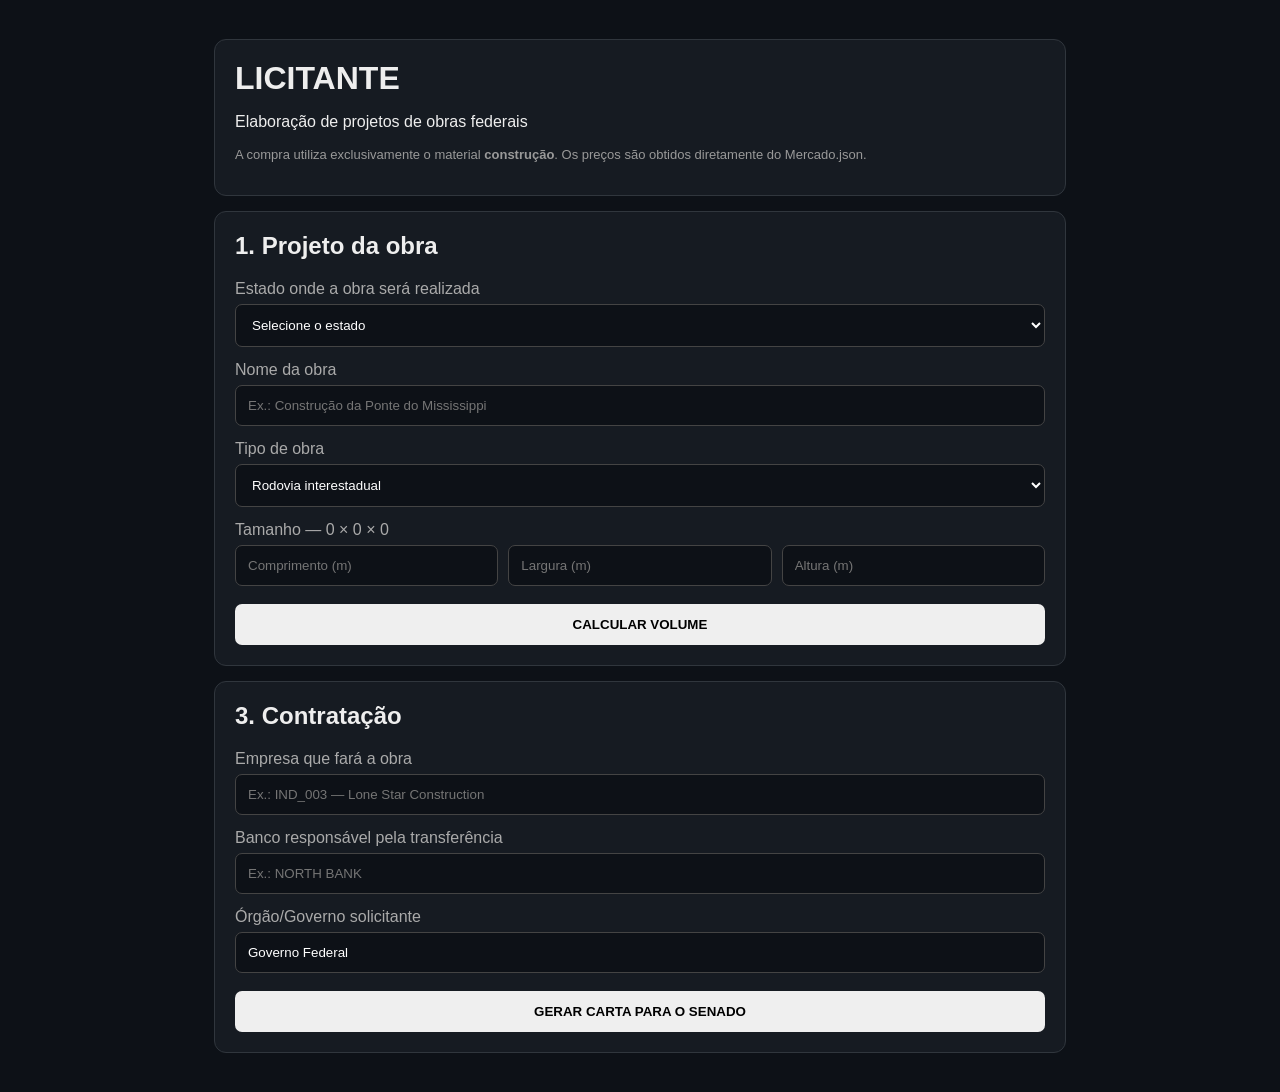
<file: Licitante.html>
<!doctype html>
<html lang="pt-BR">
<head>
<meta charset="utf-8">
<meta name="viewport" content="width=device-width,initial-scale=1">
<title>Licitante — Obras Federais</title>
<style>
*{box-sizing:border-box}body{font-family:Arial,sans-serif;margin:0;background:#0d1117;color:#eee}
main{max-width:900px;margin:auto;padding:24px}.box{background:#161b22;border:1px solid #30363d;border-radius:12px;padding:20px;margin:15px 0}
h1{margin:0}h2{margin-top:0}label{display:block;margin:14px 0 6px;color:#aaa}
select,input{width:100%;padding:12px;border-radius:7px;border:1px solid #444;background:#0d1117;color:white}
.grid{display:grid;grid-template-columns:repeat(3,1fr);gap:10px}
button{width:100%;padding:13px;margin-top:18px;border:0;border-radius:7px;font-weight:bold;cursor:pointer}
.result{display:none;margin-top:18px;padding:16px;border-radius:8px;background:#0d1117}
.row{display:flex;justify-content:space-between;border-bottom:1px solid #333;padding:10px 0;gap:15px}
.market{border:1px solid #30363d;border-radius:9px;padding:14px;margin:10px 0;background:#11161d}
.market button{margin-top:10px}.selected{border:2px solid #fff}
.letter{background:#f5f5f5;color:#111;border-radius:8px;padding:20px}
.code{font:18px monospace;text-align:center;font-weight:bold}
.status{padding:10px;background:#222;border-radius:7px;margin-bottom:12px}
#mercados{display:none}.muted{color:#999;font-size:13px}
@media(max-width:600px){.grid{grid-template-columns:1fr}}
</style>
</head>
<body>
<main>
<div class="box">
<h1>LICITANTE</h1>
<p>Elaboração de projetos de obras federais</p>
<p class="muted">A compra utiliza exclusivamente o material <b>construção</b>. Os preços são obtidos diretamente do Mercado.json.</p>
</div>

<div class="box">
<h2>1. Projeto da obra</h2>
<label>Estado onde a obra será realizada</label>
<select id="estado"><option value="">Carregando estados...</option></select>
<label>Nome da obra</label>
<input id="nomeObra" type="text" placeholder="Ex.: Construção da Ponte do Mississippi">
<label>Tipo de obra</label>
<select id="obra"></select>
<label>Tamanho — 0 × 0 × 0</label>
<div class="grid">
<input id="c" type="number" min="0" step=".01" placeholder="Comprimento (m)">
<input id="l" type="number" min="0" step=".01" placeholder="Largura (m)">
<input id="a" type="number" min="0" step=".01" placeholder="Altura (m)">
</div>
<button onclick="calcular()">CALCULAR VOLUME</button>
<div id="resultado" class="result">
<div class="row"><b>Volume</b><b id="volume"></b></div>
<div class="row"><span>Material</span><b>construção</b></div>
<div class="row"><span>Quantidade necessária</span><b id="quantidade"></b></div>
</div>
</div>

<div class="box" id="mercados">
<h2>2. Mercados que vendem construção</h2>
<p class="muted">O sistema cruzou o projeto com o <b>Mercado.json</b> e exibiu todos os mercados que possuem o produto <b>construcao</b>.</p>
<div id="listaMercados"></div>
</div>

<div class="box">
<h2>3. Contratação</h2>
<label>Empresa que fará a obra</label>
<input id="empresa" placeholder="Ex.: IND_003 — Lone Star Construction">
<label>Banco responsável pela transferência</label>
<input id="banco" placeholder="Ex.: NORTH BANK">
<label>Órgão/Governo solicitante</label>
<input id="governo" value="Governo Federal">
<button onclick="gerarCarta()">GERAR CARTA PARA O SENADO</button>
</div>

<div id="saida"></div>
</main>

<script>
const obras=[
"Rodovia interestadual","Ferrovia federal","Penitenciária federal","Base militar",
"Hospital do VA (veteranos)","Centro de visitantes de parque nacional","Tribunal federal",
"Porto de entrada fronteiriço","Barragem hidrelétrica federal","Gasoduto interestadual",
"Torre de controle de tráfego aéreo da FAA","Laboratório de pesquisa federal",
"Centro espacial federal","Academia militar","Cemitério nacional",
"Refúgio de vida selvagem federal","Instalação de pesquisa nuclear",
"Armazém de reserva estratégica de petróleo","Projeto de modernização de aeroporto internacional",
"Posto de alfândega e proteção de fronteiras","Dique de controle de enchentes federal",
"Ponte interestadual","Eclusa de navegação","Edifício de arquivos nacionais",
"Museu nacional","Instituição correcional federal","Muro de fronteira","Casa da moeda federal",
"Estação da guarda costeira","Radar do serviço meteorológico nacional",
"Armazém de ajuda humanitária federal","Campo de testes militares",
"Complexo de laboratórios nacionais","Edifício de escritórios federal",
"Túnel interestadual","Incubatório de peixes federal","Restauração de sítio histórico nacional",
"Academia de treinamento federal","Pavilhão de visitantes de terras públicas",
"Instalação de santuário marinho federal","Estação ferroviária interestadual",
"Instalação de testes federal","Infraestrutura de telecomunicações federal",
"Instalação de segurança nacional","Depósito logístico federal",
"Infraestrutura portuária federal","Corredor de transmissão de energia interestadual",
"Instalação de radiodifusão federal","Anexo de tribunal federal"];

const obraSelect=document.getElementById("obra");
obras.forEach((x,i)=>obraSelect.add(new Option(x,"OBRA_"+String(i+1).padStart(3,"0"))));

let projeto=null;
let estados=[];
let mercados=[];
let mercadoEscolhido=null;

/* Mercado.json é a fonte oficial dos preços.
   Estrutura esperada:
   {
     "mercados":[
       {
         "id":"MKT_001",
         "nome":"...",
         "estado":"...",
         "produtos":[
           {"produto":"construcao","preco_fabrica":12,"preco_venda":18,"imposto":1.5}
         ]
       }
     ]
   }
*/
async function carregarMercados(){
  try{
    const resposta=await fetch("Mercado.json");
    if(!resposta.ok)throw new Error("Mercado.json não encontrado");
    const dados=await resposta.json();

    mercados=[];
    (dados.mercados||[]).forEach(mercado=>{
      (mercado.produtos||[]).forEach(produto=>{
        if(String(produto.produto).toLowerCase()==="construcao"){
          mercados.push({
            id:mercado.id,
            nome:mercado.nome,
            estado:mercado.estado,
            precoFabrica:Number(produto.preco_fabrica)||0,
            precoVenda:Number(produto.preco_venda)||0,
            imposto:Number(produto.imposto)||0
          });
        }
      });
    });
  }catch(e){
    console.error(e);
    alert("Não foi possível carregar o Mercado.json. Coloque Licitante.html e Mercado.json na mesma pasta.");
  }
}
async function carregarEstados(){
  try{
    const resposta=await fetch("Estados.json");
    if(!resposta.ok)throw new Error("Estados.json não encontrado");
    const dados=await resposta.json();
    estados=dados.estados||[];
    const select=document.getElementById("estado");
    select.innerHTML="<option value=\"\">Selecione o estado</option>";
    estados.forEach(e=>select.add(new Option(e.nome,e.nome)));
  }catch(e){
    console.error(e);
    const select=document.getElementById("estado");
    select.innerHTML="<option value=\"\">Não foi possível carregar Estados.json</option>";
    alert("Não foi possível carregar o Estados.json. Coloque Licitante.html e Estados.json na mesma pasta.");
  }
}
carregarEstados();
carregarMercados();

function dinheiro(v){return v.toLocaleString("en-US",{style:"currency",currency:"USD"});}
function calcular(){
  const estado=document.getElementById("estado").value;
  if(!estado)return alert("Selecione o estado onde a obra será realizada.");
  const c=+document.getElementById("c").value,l=+document.getElementById("l").value,a=+document.getElementById("a").value;
  if(!(c>0&&l>0&&a>0))return alert("Preencha comprimento, largura e altura.");
  const nomeObra=document.getElementById("nomeObra").value.trim();
  if(!nomeObra)return alert("Digite o nome da obra.");
  const v=c*l*a;
  projeto={estado,nomeObra,obraId:obraSelect.value,obra:obraSelect.options[obraSelect.selectedIndex].text,c,l,a,volume:v,quantidade:v};
  document.getElementById("resultado").style.display="block";
  document.getElementById("volume").textContent=v.toLocaleString("pt-BR",{maximumFractionDigits:2})+" m³";
  document.getElementById("quantidade").textContent=v.toLocaleString("pt-BR",{maximumFractionDigits:2})+" m³";
  mostrarMercados();
}
function mostrarMercados(){
  const div=document.getElementById("listaMercados");
  div.innerHTML="";
  mercadoEscolhido=null;
  if(!mercados.length){
    div.innerHTML='<p>Nenhum mercado encontrado no Mercado.json com o produto "construcao".</p>';
  }else{
    mercados.forEach((m,i)=>{
      const custo=projeto.quantidade*m.precoVenda;
      const el=document.createElement("div");
      el.className="market";
      el.innerHTML=
        "<b>"+m.nome+"</b><br><span class='muted'>ID: "+m.id+" | Estado: "+m.estado+"</span>"+
        "<div class='row'><span>Preço do mercado</span><b>"+dinheiro(m.precoVenda)+" / m³</b></div>"+
        "<div class='row'><span>Quantidade</span><b>"+projeto.quantidade.toLocaleString("pt-BR",{maximumFractionDigits:2})+" m³</b></div>"+
        "<div class='row'><span>Custo total da compra</span><b>"+dinheiro(custo)+"</b></div>"+
        "<button onclick='selecionarMercado("+i+",this)'>SELECIONAR ESTE MERCADO</button>";
      div.appendChild(el);
    });
  }
  document.getElementById("mercados").style.display="block";
}
function selecionarMercado(i,botao){
  mercadoEscolhido=mercados[i];
  document.querySelectorAll(".market").forEach(x=>x.classList.remove("selected"));
  botao.parentElement.classList.add("selected");
  document.querySelectorAll(".market button").forEach(x=>x.textContent="SELECIONAR ESTE MERCADO");
  botao.textContent="MERCADO SELECIONADO";
}
function gerarCarta(){
  if(!projeto)return alert("Calcule o volume da obra primeiro.");
  if(!mercadoEscolhido)return alert("Selecione um dos mercados que vendem construção.");
  const empresa=document.getElementById("empresa").value.trim();
  const banco=document.getElementById("banco").value.trim();
  const governo=document.getElementById("governo").value.trim();
  if(!empresa||!banco||!governo)return alert("Informe empresa, banco e Governo.");
  const codigo="LIC-"+Date.now().toString(36).toUpperCase();
  const compra=projeto.quantidade*mercadoEscolhido.precoVenda;
  const carta={
    codigo,tipo:"licitacao_obra_federal",status:"aguardando_senado",
    governo,estado:projeto.estado,obra_id:projeto.obraId,obra_tipo:projeto.obra,nome_obra:projeto.nomeObra,
    dimensoes_m:{comprimento:projeto.c,largura:projeto.l,altura:projeto.a},
    volume_m3:projeto.volume,material:"construcao",
    quantidade_m3:projeto.quantidade,
    mercado:mercadoEscolhido.id,preco_mercado_m3:mercadoEscolhido.precoVenda,
    valor_compra_usd:compra,empresa_obra:empresa,banco_transferencia:banco,
    data:new Date().toISOString()
  };
  localStorage.setItem("ultima_carta_licitante",JSON.stringify(carta));
  document.getElementById("saida").innerHTML=
  '<div class="box"><div class="letter"><h2 style="text-align:center">CARTA DE LICITAÇÃO FEDERAL</h2>'+
  '<div class="code">'+codigo+'</div><hr><div class="status"><b>STATUS:</b> AGUARDANDO SENADO</div>'+
  '<p><b>ÓRGÃO:</b> '+governo+'</p><p><b>ESTADO DA OBRA:</b> '+projeto.estado+'</p><p><b>NOME DA OBRA:</b> '+projeto.nomeObra+'</p><p><b>TIPO DE OBRA:</b> '+projeto.obra+'</p>'+
  '<p><b>DIMENSÕES:</b> '+projeto.c+' × '+projeto.l+' × '+projeto.a+' m</p>'+
  '<p><b>VOLUME:</b> '+projeto.volume.toLocaleString("pt-BR",{maximumFractionDigits:2})+' m³</p>'+
  '<p><b>MATERIAL:</b> CONSTRUÇÃO</p><p><b>QUANTIDADE:</b> '+projeto.quantidade.toLocaleString("pt-BR",{maximumFractionDigits:2})+' m³</p>'+
  '<p><b>MERCADO:</b> '+mercadoEscolhido.nome+' ('+mercadoEscolhido.id+')</p>'+
  '<p><b>PREÇO DO MERCADO:</b> '+dinheiro(mercadoEscolhido.precoVenda)+' / m³</p>'+
  '<p><b>VALOR DA COMPRA:</b> '+dinheiro(compra)+'</p><hr>'+
  '<p><b>EMPRESA DA OBRA:</b> '+empresa+'</p><p><b>BANCO:</b> '+banco+'</p>'+
  '<p><b>FLUXO:</b> SENADO → STAFF</p>'+
  '<p class="muted">Esta carta não altera saldo, estoque ou mercado. A Staff valida a operação e posteriormente atualiza os JSON oficiais.</p>'+
  '</div><button onclick="window.print()">IMPRIMIR / APRESENTAR AO SENADO</button></div>';
}
</script>
</body></html>
</file>
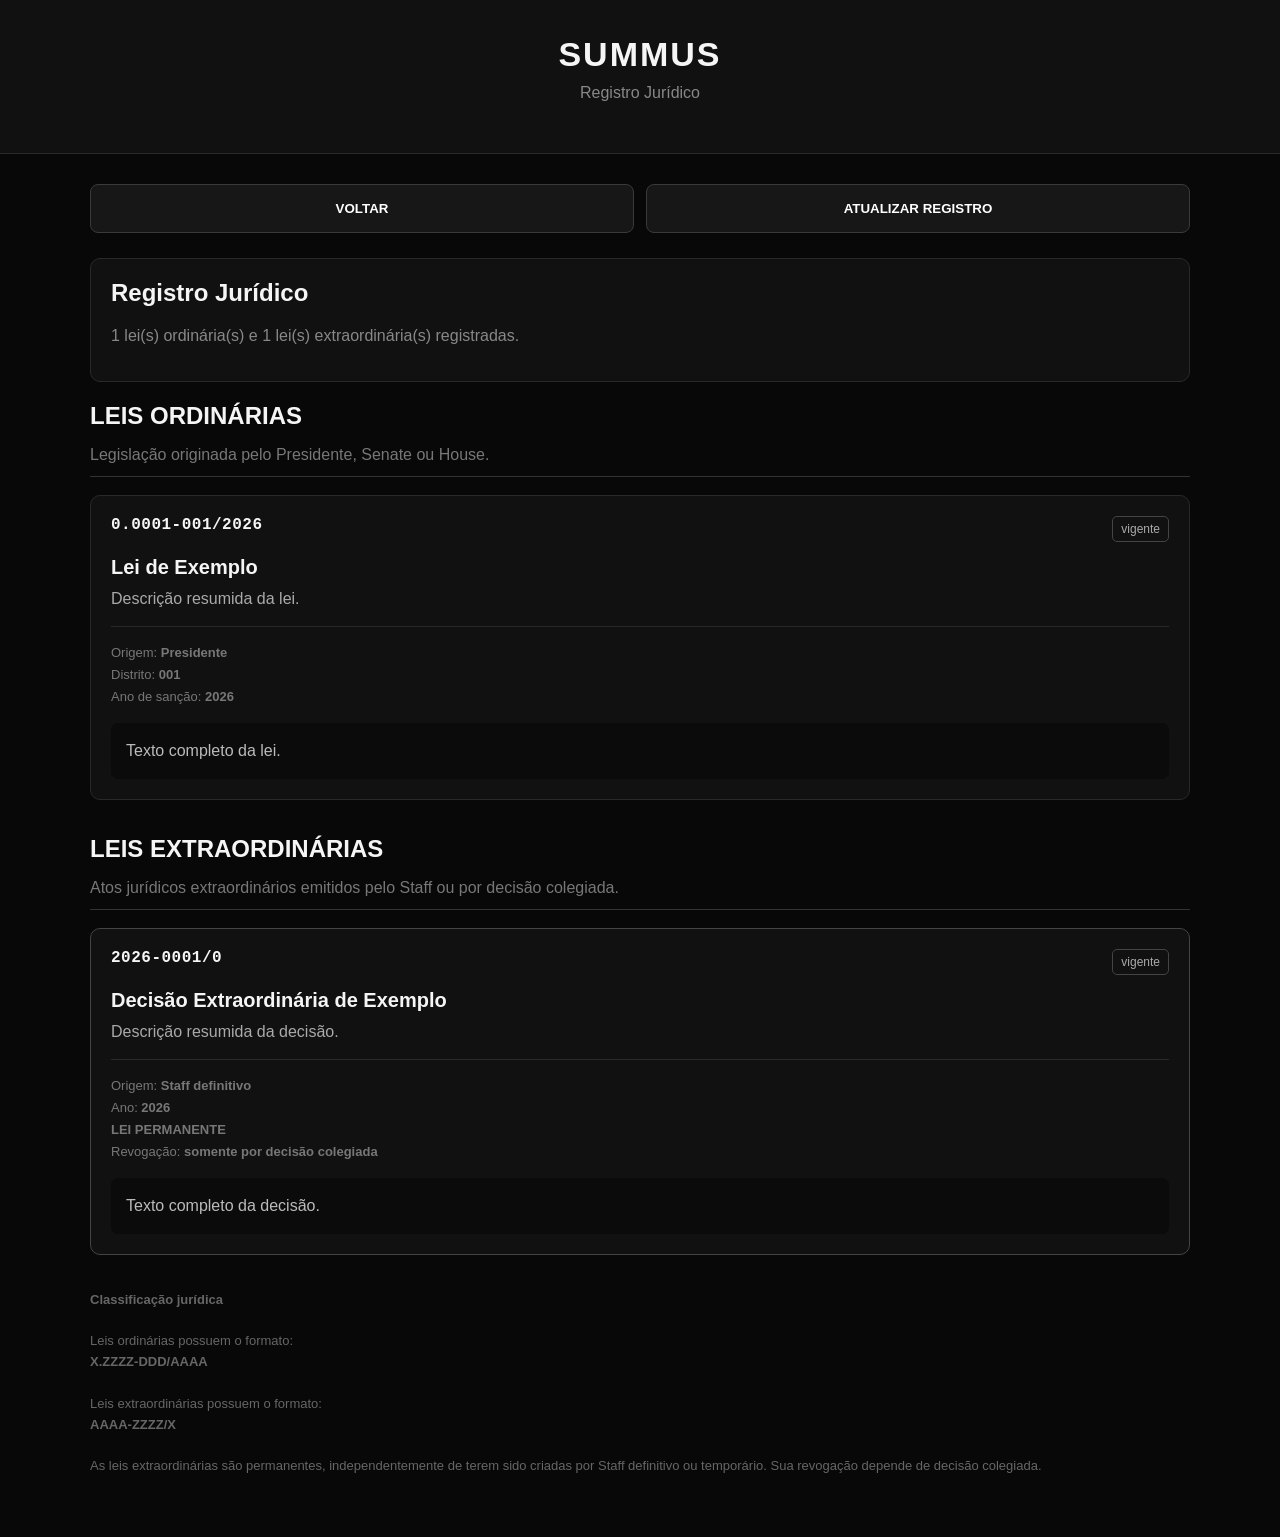
<file: REGU.HTML>
<!DOCTYPE html>
<html lang="pt-BR">

<head>

<meta charset="UTF-8">

<meta
    name="viewport"
    content="width=device-width, initial-scale=1.0"
>

<title>SUMMUS — Registro Jurídico</title>


<style>

* {
    box-sizing: border-box;
}


body {

    margin: 0;

    background: #080808;

    color: #f5f5f5;

    font-family:
        Arial,
        Helvetica,
        sans-serif;

}


/* =====================================================
   CABEÇALHO
===================================================== */

header {

    background: #111;

    border-bottom:
        1px solid #292929;

    padding:
        35px 20px;

    text-align: center;

}


header h1 {

    margin: 0;

    font-size: 34px;

    letter-spacing: 2px;

}


header p {

    color: #888;

    margin-top: 10px;

}


/* =====================================================
   CONTAINER
===================================================== */

.container {

    width: 92%;

    max-width: 1100px;

    margin:
        30px auto
        60px;

}


/* =====================================================
   MENU
===================================================== */

.menu {

    display: grid;

    grid-template-columns:
        repeat(
            auto-fit,
            minmax(200px, 1fr)
        );

    gap: 12px;

    margin-bottom: 25px;

}


button {

    padding: 16px;

    border-radius: 8px;

    border:
        1px solid #3a3a3a;

    background: #171717;

    color: white;

    font-weight: bold;

    cursor: pointer;

}


button:hover {

    background: #252525;

}


/* =====================================================
   STATUS
===================================================== */

.status {

    background: #111;

    border:
        1px solid #292929;

    border-radius: 10px;

    padding: 20px;

    margin-bottom: 20px;

}


.status h2 {

    margin-top: 0;

}


.status p {

    color: #888;

}


/* =====================================================
   SEÇÃO
===================================================== */

.secao {

    margin-bottom: 35px;

}


.secao-titulo {

    border-bottom:
        1px solid #333;

    padding-bottom: 12px;

    margin-bottom: 18px;

}


.secao-titulo h2 {

    margin: 0;

}


.secao-titulo p {

    color: #777;

    margin-bottom: 0;

}


/* =====================================================
   LEI
===================================================== */

.lei {

    background: #111;

    border:
        1px solid #292929;

    border-radius: 10px;

    padding: 20px;

    margin-bottom: 14px;

}


.lei-topo {

    display: flex;

    justify-content:
        space-between;

    align-items:
        flex-start;

    gap: 20px;

}


.codigo {

    font-family:
        monospace;

    font-size: 16px;

    font-weight: bold;

    letter-spacing: .5px;

}


.status-lei {

    font-size: 12px;

    color: #aaa;

    border:
        1px solid #444;

    padding:
        5px 8px;

    border-radius: 5px;

}


.titulo {

    font-size: 20px;

    font-weight: bold;

    margin-top: 14px;

}


.ementa {

    color: #aaa;

    line-height: 1.5;

    margin-top: 8px;

}


.detalhes {

    margin-top: 15px;

    padding-top: 15px;

    border-top:
        1px solid #292929;

    color: #777;

    font-size: 13px;

    line-height: 1.7;

}


.texto {

    margin-top: 15px;

    padding: 15px;

    background: #0b0b0b;

    border-radius: 7px;

    color: #bbb;

    line-height: 1.6;

}


/* =====================================================
   EXTRAORDINÁRIA
===================================================== */

.extraordinaria {

    border-color:
        #444;

}


/* =====================================================
   VAZIO
===================================================== */

.vazio {

    padding: 25px;

    background: #111;

    border:
        1px dashed #333;

    border-radius: 10px;

    color: #777;

}


/* =====================================================
   RODAPÉ
===================================================== */

.info {

    color: #666;

    font-size: 13px;

    line-height: 1.6;

    margin-top: 30px;

}


/* =====================================================
   MOBILE
===================================================== */

@media (
    max-width: 600px
) {

    .lei-topo {

        flex-direction:
            column;

    }

}

</style>

</head>


<body>


<header>

    <h1>SUMMUS</h1>

    <p>
        Registro Jurídico
    </p>

</header>


<div class="container">


    <div class="menu">

        <button
            onclick="window.location.href='index.html'"
        >
            VOLTAR
        </button>

        <button
            onclick="carregarLeis()"
        >
            ATUALIZAR REGISTRO
        </button>

    </div>


    <div class="status">

        <h2 id="tituloStatus">
            Registro Jurídico
        </h2>

        <p id="textoStatus">

            Carregando legislação...

        </p>

    </div>


    <div id="conteudo"></div>


    <div class="info">

        <strong>Classificação jurídica</strong>

        <br><br>

        Leis ordinárias possuem o formato:

        <br>

        <strong>
            X.ZZZZ-DDD/AAAA
        </strong>

        <br><br>

        Leis extraordinárias possuem o formato:

        <br>

        <strong>
            AAAA-ZZZZ/X
        </strong>

        <br><br>

        As leis extraordinárias são permanentes,
        independentemente de terem sido criadas
        por Staff definitivo ou temporário.
        Sua revogação depende de decisão colegiada.

    </div>


</div>


<script>


/* =====================================================
   ARQUIVO
===================================================== */

const ARQUIVO =
    "REGU.JSON";


/* =====================================================
   CARREGAR
===================================================== */

async function carregarLeis() {


    const titulo =
        document.getElementById(
            "tituloStatus"
        );


    const status =
        document.getElementById(
            "textoStatus"
        );


    const conteudo =
        document.getElementById(
            "conteudo"
        );


    titulo.innerText =
        "Carregando registro...";


    status.innerText =
        "Lendo REGU.JSON";


    conteudo.innerHTML =
        "";


    try {


        const resposta =
            await fetch(
                ARQUIVO +
                "?v=" +
                Date.now()
            );


        if (
            !resposta.ok
        ) {

            throw new Error(
                "REGU.JSON não foi encontrado."
            );

        }


        const dados =
            await resposta.json();


        const ordinarias =
            Array.isArray(
                dados.leis_ordinarias
            )
                ? dados.leis_ordinarias
                : [];


        const extraordinarias =
            Array.isArray(
                dados.leis_extraordinarias
            )
                ? dados.leis_extraordinarias
                : [];


        /* =============================================
           STATUS
        ============================================= */

        titulo.innerText =
            "Registro Jurídico";


        status.innerText =
            ordinarias.length +
            " lei(s) ordinária(s) e " +
            extraordinarias.length +
            " lei(s) extraordinária(s) registradas.";


        let html =
            "";


        /* =============================================
           LEIS ORDINÁRIAS
        ============================================= */

        html += `

            <section class="secao">

                <div class="secao-titulo">

                    <h2>
                        LEIS ORDINÁRIAS
                    </h2>

                    <p>
                        Legislação originada pelo
                        Presidente, Senate ou House.
                    </p>

                </div>

        `;


        if (
            ordinarias.length === 0
        ) {

            html += `

                <div class="vazio">

                    Nenhuma lei ordinária
                    registrada.

                </div>

            `;

        }


        ordinarias.forEach(
            lei => {

                html +=
                    criarLeiOrdinaria(
                        lei
                    );

            }
        );


        html += `

            </section>

        `;


        /* =============================================
           LEIS EXTRAORDINÁRIAS
        ============================================= */

        html += `

            <section class="secao">

                <div class="secao-titulo">

                    <h2>
                        LEIS EXTRAORDINÁRIAS
                    </h2>

                    <p>
                        Atos jurídicos extraordinários
                        emitidos pelo Staff ou por
                        decisão colegiada.
                    </p>

                </div>

        `;


        if (
            extraordinarias.length === 0
        ) {

            html += `

                <div class="vazio">

                    Nenhuma lei extraordinária
                    registrada.

                </div>

            `;

        }


        extraordinarias.forEach(
            lei => {

                html +=
                    criarLeiExtraordinaria(
                        lei
                    );

            }
        );


        html += `

            </section>

        `;


        conteudo.innerHTML =
            html;


    } catch (erro) {


        titulo.innerText =
            "Erro";


        status.innerHTML =
            `<span style="color:#ff6969;">
                ${escapar(
                    erro.message
                )}
            </span>`;


    }

}


/* =====================================================
   LEI ORDINÁRIA
===================================================== */

function criarLeiOrdinaria(
    lei
) {


    const origem =
        numeroOrigem(
            lei.origem
        );


    const codigo =
        lei.codigo ||
        gerarCodigoOrdinario(
            lei
        );


    return `

        <article class="lei">

            <div class="lei-topo">

                <div class="codigo">

                    ${escapar(
                        codigo
                    )}

                </div>

                <div class="status-lei">

                    ${escapar(
                        lei.status ||
                        "vigente"
                    )}

                </div>

            </div>


            <div class="titulo">

                ${escapar(
                    lei.titulo ||
                    "Lei sem título"
                )}

            </div>


            <div class="ementa">

                ${escapar(
                    lei.ementa ||
                    "Sem ementa."
                )}

            </div>


            <div class="detalhes">

                Origem:
                <strong>
                    ${escapar(
                        origem
                    )}
                </strong>

                <br>

                Distrito:
                <strong>
                    ${escapar(
                        lei.distrito ||
                        "---"
                    )}
                </strong>

                <br>

                Ano de sanção:
                <strong>
                    ${escapar(
                        lei.ano_sancao ||
                        "---"
                    )}
                </strong>

            </div>


            <div class="texto">

                ${escapar(
                    lei.texto ||
                    "Texto da lei não informado."
                )}

            </div>

        </article>

    `;

}


/* =====================================================
   LEI EXTRAORDINÁRIA
===================================================== */

function criarLeiExtraordinaria(
    lei
) {


    const tipo =
        numeroTipoStaff(
            lei.tipo
        );


    const codigo =
        lei.codigo ||
        gerarCodigoExtraordinario(
            lei
        );


    return `

        <article class="lei extraordinaria">

            <div class="lei-topo">

                <div class="codigo">

                    ${escapar(
                        codigo
                    )}

                </div>

                <div class="status-lei">

                    ${escapar(
                        lei.status ||
                        "vigente"
                    )}

                </div>

            </div>


            <div class="titulo">

                ${escapar(
                    lei.titulo ||
                    "Lei extraordinária"
                )}

            </div>


            <div class="ementa">

                ${escapar(
                    lei.ementa ||
                    "Sem ementa."
                )}

            </div>


            <div class="detalhes">

                Origem:

                <strong>
                    ${escapar(
                        tipo
                    )}
                </strong>

                <br>

                Ano:

                <strong>
                    ${escapar(
                        lei.ano ||
                        "---"
                    )}
                </strong>

                <br>

                <strong>
                    LEI PERMANENTE
                </strong>

                <br>

                Revogação:
                <strong>
                    somente por decisão colegiada
                </strong>

            </div>


            <div class="texto">

                ${escapar(
                    lei.texto ||
                    "Texto da lei não informado."
                )}

            </div>

        </article>

    `;

}


/* =====================================================
   ORIGEM DA LEI ORDINÁRIA
===================================================== */

function numeroOrigem(
    origem
) {

    switch (
        Number(origem)
    ) {

        case 0:
            return "Presidente";

        case 1:
            return "Senate";

        case 2:
            return "House";

        default:
            return "Origem desconhecida";

    }

}


/* =====================================================
   TIPO DE STAFF
===================================================== */

function numeroTipoStaff(
    tipo
) {

    switch (
        Number(tipo)
    ) {

        case 0:
            return "Staff definitivo";

        case 1:
            return "Staff temporário";

        case 2:
            return "Decisão colegiada";

        default:
            return "Origem desconhecida";

    }

}


/* =====================================================
   GERAR CÓDIGO ORDINÁRIO
===================================================== */

function gerarCodigoOrdinario(
    lei
) {

    const origem =
        Number(
            lei.origem
        );


    const ordem =
        String(
            Number(
                lei.ordem
            ) || 0
        )
        .padStart(
            4,
            "0"
        );


    const distrito =
        String(
            lei.distrito ||
            "000"
        )
        .padStart(
            3,
            "0"
        );


    const ano =
        lei.ano_sancao ||
        "0000";


    return (
        origem +
        "." +
        ordem +
        "-" +
        distrito +
        "/" +
        ano
    );

}


/* =====================================================
   GERAR CÓDIGO EXTRAORDINÁRIO
===================================================== */

function gerarCodigoExtraordinario(
    lei
) {

    const ano =
        lei.ano ||
        "0000";


    const ordem =
        String(
            Number(
                lei.ordem
            ) || 0
        )
        .padStart(
            4,
            "0"
        );


    const tipo =
        Number(
            lei.tipo
        );


    return (
        ano +
        "-" +
        ordem +
        "/" +
        tipo
    );

}


/* =====================================================
   ESCAPAR
===================================================== */

function escapar(
    texto
) {

    return String(
        texto ?? ""
    )
    .replace(
        /&/g,
        "&amp;"
    )
    .replace(
        /</g,
        "&lt;"
    )
    .replace(
        />/g,
        "&gt;"
    )
    .replace(
        /"/g,
        "&quot;"
    )
    .replace(
        /'/g,
        "&#039;"
    );

}


/* =====================================================
   INICIAR
===================================================== */

carregarLeis();

</script>


</body>

</html>
</file>
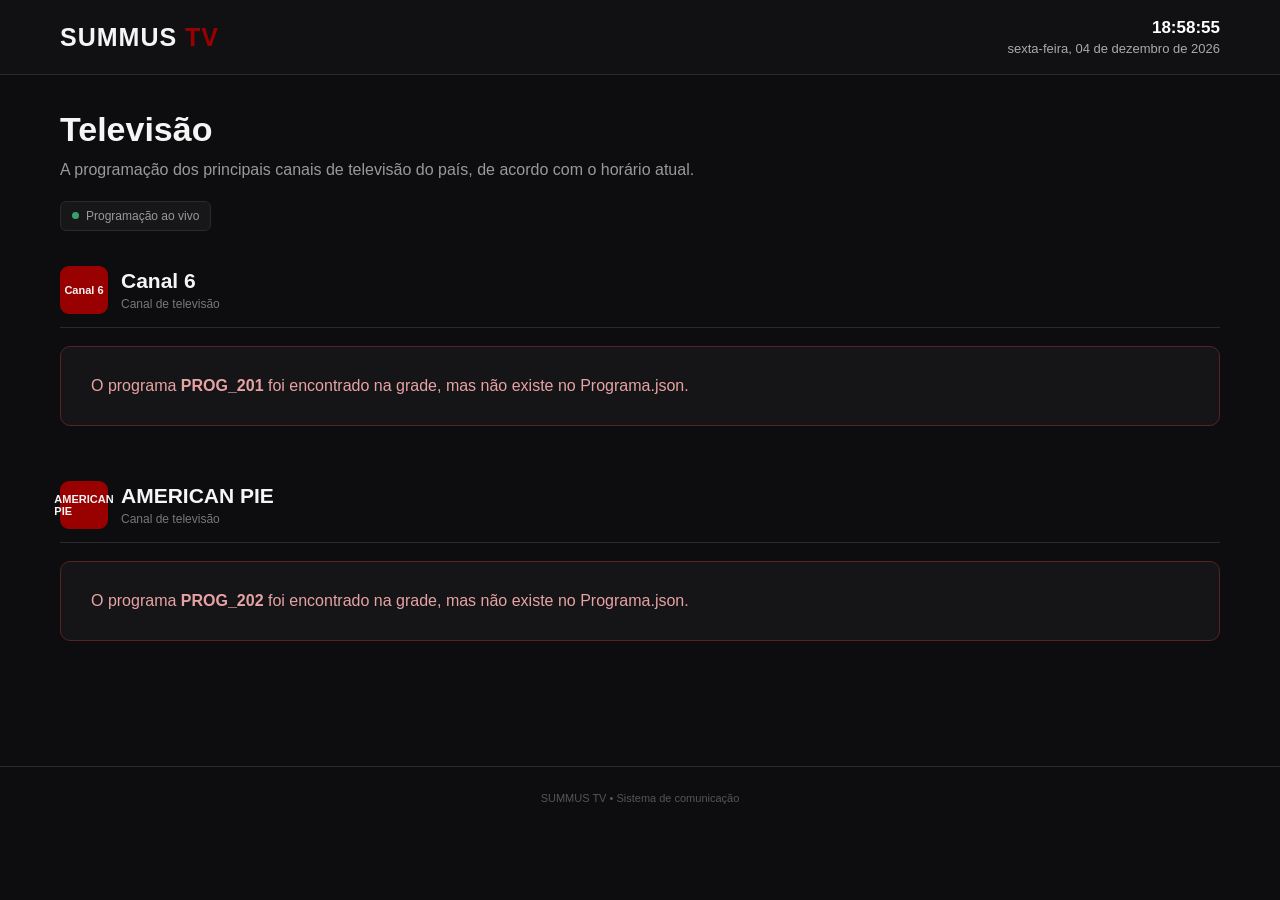
<file: TV.html>
<!DOCTYPE html>
<html lang="pt-BR">
<head>
<meta charset="UTF-8">
<meta name="viewport" content="width=device-width, initial-scale=1.0">

<title>SUMMUS TV</title>

<style>
    * {
        box-sizing: border-box;
    }

    body {
        margin: 0;
        background: #0d0d0f;
        color: #f5f5f5;
        font-family: Arial, Helvetica, sans-serif;
    }

    header {
        background: #111114;
        border-bottom: 1px solid #29292e;
        position: sticky;
        top: 0;
        z-index: 100;
    }

    .header-content {
        max-width: 1200px;
        margin: auto;
        padding: 18px 20px;
        display: flex;
        align-items: center;
        justify-content: space-between;
    }

    .logo {
        font-size: 25px;
        font-weight: 800;
        letter-spacing: 1px;
    }

    .logo span {
        color: #990000;
    }

    .clock {
        text-align: right;
        color: #aaa;
        font-size: 13px;
    }

    .clock strong {
        display: block;
        color: #fff;
        font-size: 17px;
        margin-bottom: 3px;
    }

    main {
        max-width: 1200px;
        margin: auto;
        padding: 35px 20px 70px;
    }

    .intro {
        margin-bottom: 35px;
    }

    .intro h1 {
        margin: 0 0 8px;
        font-size: 34px;
    }

    .intro p {
        margin: 0;
        color: #999;
        line-height: 1.6;
    }

    .status {
        display: inline-flex;
        align-items: center;
        gap: 7px;
        margin-top: 18px;
        padding: 7px 11px;
        border-radius: 6px;
        background: #171719;
        border: 1px solid #29292e;
        color: #999;
        font-size: 12px;
    }

    .status-dot {
        width: 7px;
        height: 7px;
        border-radius: 50%;
        background: #38a169;
    }

    .canal {
        margin-bottom: 55px;
    }

    .canal-header {
        display: flex;
        align-items: center;
        justify-content: space-between;
        gap: 20px;
        margin-bottom: 18px;
        padding-bottom: 13px;
        border-bottom: 1px solid #29292e;
    }

    .canal-info {
        display: flex;
        align-items: center;
        gap: 13px;
    }

    .canal-id {
        width: 48px;
        height: 48px;
        border-radius: 9px;
        background: #990000;
        display: flex;
        align-items: center;
        justify-content: center;
        font-size: 11px;
        font-weight: bold;
    }

    .canal-header h2 {
        margin: 0;
        font-size: 21px;
    }

    .canal-header p {
        margin: 4px 0 0;
        color: #777;
        font-size: 12px;
    }

    .faixa {
        color: #888;
        font-size: 12px;
        text-align: right;
    }

    .programa {
        display: grid;
        grid-template-columns: 1.35fr 1fr;
        min-height: 360px;
        background: #151518;
        border: 1px solid #29292e;
        border-radius: 13px;
        overflow: hidden;
    }

    .imagem {
        min-height: 360px;
        background: #08080a;
        position: relative;
    }

    .imagem img {
        width: 100%;
        height: 100%;
        min-height: 360px;
        object-fit: cover;
        display: block;
    }

    .imagem-sem {
        height: 100%;
        min-height: 360px;
        display: flex;
        align-items: center;
        justify-content: center;
        color: #555;
        font-size: 13px;
    }

    .programa-info {
        padding: 35px;
        display: flex;
        flex-direction: column;
        justify-content: center;
    }

    .tipo {
        display: inline-block;
        width: fit-content;
        padding: 6px 10px;
        border-radius: 5px;
        background: #990000;
        color: white;
        font-size: 10px;
        font-weight: bold;
        text-transform: uppercase;
        margin-bottom: 15px;
    }

    .programa-info h3 {
        margin: 0 0 15px;
        font-size: 30px;
        line-height: 1.15;
    }

    .programa-info .texto {
        margin: 0;
        color: #aaa;
        line-height: 1.7;
        font-size: 15px;
    }

    .agora {
        margin-top: 25px;
        padding-top: 17px;
        border-top: 1px solid #29292e;
        color: #777;
        font-size: 12px;
    }

    .agora strong {
        color: #ddd;
    }

    .erro,
    .vazio {
        padding: 30px;
        background: #151518;
        border: 1px solid #29292e;
        border-radius: 10px;
        color: #888;
    }

    .erro {
        color: #e7a3a3;
        border-color: #542323;
    }

    footer {
        border-top: 1px solid #29292e;
        padding: 25px 20px;
        text-align: center;
        color: #555;
        font-size: 11px;
    }

    @media (max-width: 800px) {
        .header-content {
            padding: 15px;
        }

        .logo {
            font-size: 21px;
        }

        main {
            padding: 25px 15px 50px;
        }

        .intro h1 {
            font-size: 28px;
        }

        .programa {
            grid-template-columns: 1fr;
        }

        .imagem,
        .imagem img,
        .imagem-sem {
            min-height: 240px;
            height: 240px;
        }

        .programa-info {
            padding: 25px;
        }

        .programa-info h3 {
            font-size: 25px;
        }

        .canal-header {
            align-items: flex-start;
        }

        .faixa {
            display: none;
        }
    }
</style>
</head>

<body>

<header>
    <div class="header-content">

        <div class="logo">
            SUMMUS <span>TV</span>
        </div>

        <div class="clock">
            <strong id="hora">--:--:--</strong>
            <span id="data">Carregando...</span>
        </div>

    </div>
</header>


<main>

    <section class="intro">

        <h1>Televisão</h1>

        <p>
            A programação dos principais canais de televisão do país,
            de acordo com o horário atual.
        </p>

        <div class="status">
            <span class="status-dot"></span>
            Programação ao vivo
        </div>

    </section>


    <section id="conteudo">

        <div class="vazio">
            Carregando programação...
        </div>

    </section>

</main>


<footer>
    SUMMUS TV • Sistema de comunicação
</footer>


<script>

let canais = [];
let programas = [];


/* =========================
   RELÓGIO
========================= */

function atualizarRelogio() {

    const agora = new Date();

    document.getElementById("hora").textContent =
        agora.toLocaleTimeString("pt-BR");

    document.getElementById("data").textContent =
        agora.toLocaleDateString("pt-BR", {
            weekday: "long",
            day: "2-digit",
            month: "long",
            year: "numeric"
        });
}


/* =========================
   MINUTOS ATUAIS
========================= */

function minutosAtuais() {

    const agora = new Date();

    return agora.getHours() * 60 + agora.getMinutes();

}


/* =========================
   DESCOBRIR FAIXA
========================= */

function descobrirFaixa() {

    const agora = minutosAtuais();

    const hora = Math.floor(agora / 60);

    if (hora >= 0 && hora < 3)
        return "00-03";

    if (hora >= 3 && hora < 6)
        return "03-06";

    if (hora >= 6 && hora < 9)
        return "06-09";

    if (hora >= 9 && hora < 12)
        return "09-12";

    if (hora >= 12 && hora < 15)
        return "12-15";

    if (hora >= 15 && hora < 18)
        return "15-18";

    if (hora >= 18 && hora < 21)
        return "18-21";

    return "21-00";
}


/* =========================
   BUSCAR PROGRAMA PELO ID
========================= */

function buscarPrograma(id) {

    return programas.find(programa =>
        programa.id === id
    );

}


/* =========================
   TEXTO DO TIPO
========================= */

function formatarTipo(tipo) {

    if (!tipo)
        return "Programa";

    const tipos = {

        "filme": "Filme",

        "serie": "Série",

        "jornal": "Jornal",

        "documentario": "Documentário",

        "entretenimento": "Entretenimento",

        "esporte": "Esporte",

        "infantil": "Infantil",

        "reality": "Reality",

        "novela": "Novela"

    };

    return tipos[tipo.toLowerCase()] || tipo;

}


/* =========================
   CRIAR CANAL
========================= */

function criarCanal(canal, faixa) {

    const idPrograma =
        canal.programacao[faixa];

    if (!idPrograma) {

        return `
            <section class="canal">

                <div class="canal-header">

                    <div class="canal-info">

                        <div class="canal-id">
                            ${canal.canal}
                        </div>

                        <div>
                            <h2>${canal.canal}</h2>
                            <p>Canal de televisão</p>
                        </div>

                    </div>

                </div>

                <div class="vazio">
                    Nenhum programa cadastrado para esta faixa.
                </div>

            </section>
        `;

    }


    const programa =
        buscarPrograma(idPrograma);


    if (!programa) {

        return `
            <section class="canal">

                <div class="canal-header">

                    <div class="canal-info">

                        <div class="canal-id">
                            ${canal.canal}
                        </div>

                        <div>
                            <h2>${canal.canal}</h2>
                            <p>Canal de televisão</p>
                        </div>

                    </div>

                </div>

                <div class="erro">
                    O programa <strong>${idPrograma}</strong>
                    foi encontrado na grade, mas não existe no
                    Programa.json.
                </div>

            </section>
        `;

    }


    const imagem = programa.img_url
        ? `
            <img
                src="${programa.img_url}"
                alt="${programa.titulo}"
                onerror="this.parentElement.innerHTML='<div class=&quot;imagem-sem&quot;>Imagem indisponível</div>'"
            >
          `
        : `
            <div class="imagem-sem">
                Imagem indisponível
            </div>
          `;


    return `

        <section class="canal">

            <div class="canal-header">

                <div class="canal-info">

                    <div class="canal-id">
                        ${canal.canal}
                    </div>

                    <div>

                        <h2>${canal.canal}</h2>

                        <p>
                            Transmissão atual
                        </p>

                    </div>

                </div>


                <div class="faixa">

                    Faixa atual

                    <br>

                    <strong>
                        ${faixa}
                    </strong>

                </div>

            </div>


            <article class="programa">

                <div class="imagem">

                    ${imagem}

                </div>


                <div class="programa-info">

                    <span class="tipo">

                        ${formatarTipo(programa.tipo)}

                    </span>


                    <h3>
                        ${programa.titulo}
                    </h3>


                    <p class="texto">

                        ${programa.texto}

                    </p>


                    <div class="agora">

                        NO AR AGORA •

                        <strong>
                            ${programa.id}
                        </strong>

                    </div>

                </div>

            </article>

        </section>

    `;

}


/* =========================
   RENDERIZAR
========================= */

function renderizar() {

    const conteudo =
        document.getElementById("conteudo");


    if (!canais.length) {

        conteudo.innerHTML = `
            <div class="vazio">
                Nenhum canal cadastrado.
            </div>
        `;

        return;

    }


    const faixa =
        descobrirFaixa();


    let html = "";


    canais.forEach(canal => {

        html += criarCanal(
            canal,
            faixa
        );

    });


    conteudo.innerHTML = html;

}


/* =========================
   CARREGAR JSON
========================= */

async function carregarDados() {

    try {

        const respostaTV =
            await fetch("TVs.json");


        const respostaPrograma =
            await fetch("Programa.json");


        if (!respostaTV.ok) {

            throw new Error(
                "Não foi possível carregar TVs.json"
            );

        }


        if (!respostaPrograma.ok) {

            throw new Error(
                "Não foi possível carregar Programa.json"
            );

        }


        const dadosTV =
            await respostaTV.json();


        const dadosPrograma =
            await respostaPrograma.json();


        canais =
            dadosTV.canais || [];


        programas =
            dadosPrograma.programas || [];


        renderizar();


    } catch (erro) {

        document.getElementById("conteudo").innerHTML = `

            <div class="erro">

                <strong>
                    Erro ao carregar a televisão.
                </strong>

                <br><br>

                ${erro.message}

                <br><br>

                Confira se:

                <br>

                • TVs.json está na mesma pasta;

                <br>

                • Programa.json está na mesma pasta;

                <br>

                • Os nomes dos arquivos estão corretos.

            </div>

        `;

        console.error(erro);

    }

}


/* =========================
   INICIALIZAÇÃO
========================= */

atualizarRelogio();

carregarDados();


/* Relógio */

setInterval(
    atualizarRelogio,
    1000
);


/*
   Verifica a programação
   a cada minuto.
*/

setInterval(
    renderizar,
    60000
);

</script>

</body>
</html>
</file>
